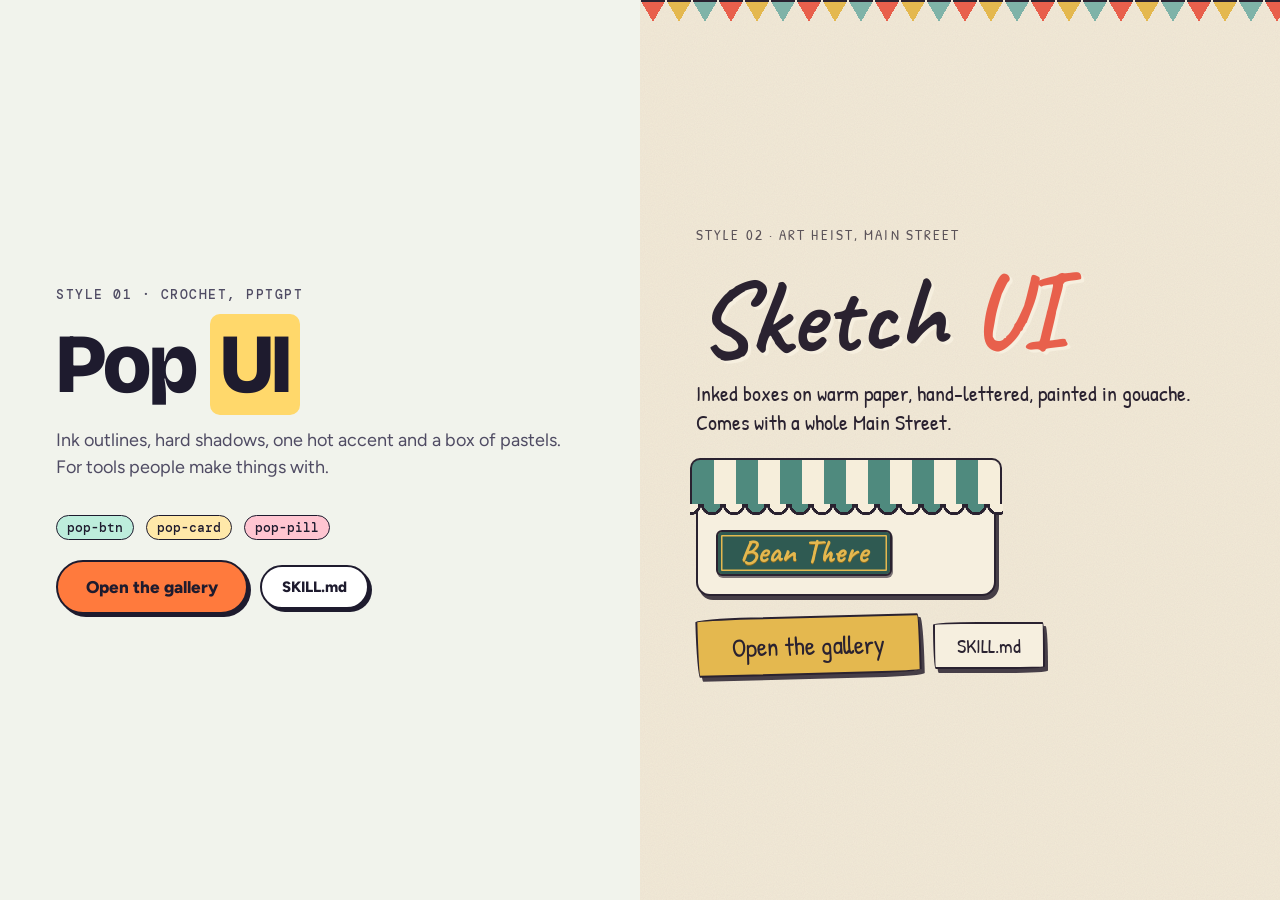
<file: index.html>
<!doctype html>
<html lang="en">
<head>
<meta charset="utf-8">
<meta name="viewport" content="width=device-width, initial-scale=1">
<title>ghanemja/ui</title>
<link rel="stylesheet" href="skills/pop-ui/pop.css">
<link rel="stylesheet" href="skills/sketch-ui/sketch.css">
<style>
  body { margin: 0; min-height: 100vh; display: grid; grid-template-columns: 1fr 1fr; }
  @media (max-width: 760px) { body { grid-template-columns: 1fr; } }
  .half { padding: clamp(28px, 6vw, 72px) clamp(16px, 5vw, 56px); display: flex; flex-direction: column; gap: 20px; justify-content: center; }
</style>
</head>
<body>
  <section class="half pop">
    <span class="pop-eyebrow">Style 01 · crochet, pptgpt</span>
    <h1 class="pop-display">Pop <mark>UI</mark></h1>
    <p class="pop-lede">Ink outlines, hard shadows, one hot accent and a box of pastels. For tools people make things with.</p>
    <div class="pop-row"><span class="pop-pill">pop-btn</span><span class="pop-pill" style="--st:#FFD86B">pop-card</span><span class="pop-pill" style="--st:#FF9BB0">pop-pill</span></div>
    <div class="pop-row"><a class="pop-btn pop-btn--primary pop-btn--lg" href="demos/pop.html">Open the gallery</a><a class="pop-btn" href="skills/pop-ui/SKILL.md">SKILL.md</a></div>
  </section>
  <section class="half sketch sk-grain" style="position: relative">
    <div class="sk-bunting" style="position: absolute; top: 0; left: 0; right: 0"></div>
    <span class="sk-label">style 02 · art heist, main street</span>
    <h1 class="sk-title" style="font-size: clamp(56px, 9vw, 104px)">Sketch <span>UI</span></h1>
    <p style="font-size: 22px; margin: 0">Inked boxes on warm paper, hand-lettered, painted in gouache. Comes with a whole Main Street.</p>
    <div class="sk-shop" data-shop="cafe" style="max-width: 300px"><div class="sk-awning"></div><div class="sk-shop__body"><span class="sk-sign sk-sign--gilt">Bean There</span></div></div>
    <div class="sk-row"><a class="sk-btn sk-btn--gold sk-btn--big" href="demos/sketch.html">Open the gallery</a><a class="sk-btn" href="skills/sketch-ui/SKILL.md">SKILL.md</a></div>
  </section>
</body>
</html>
</file>
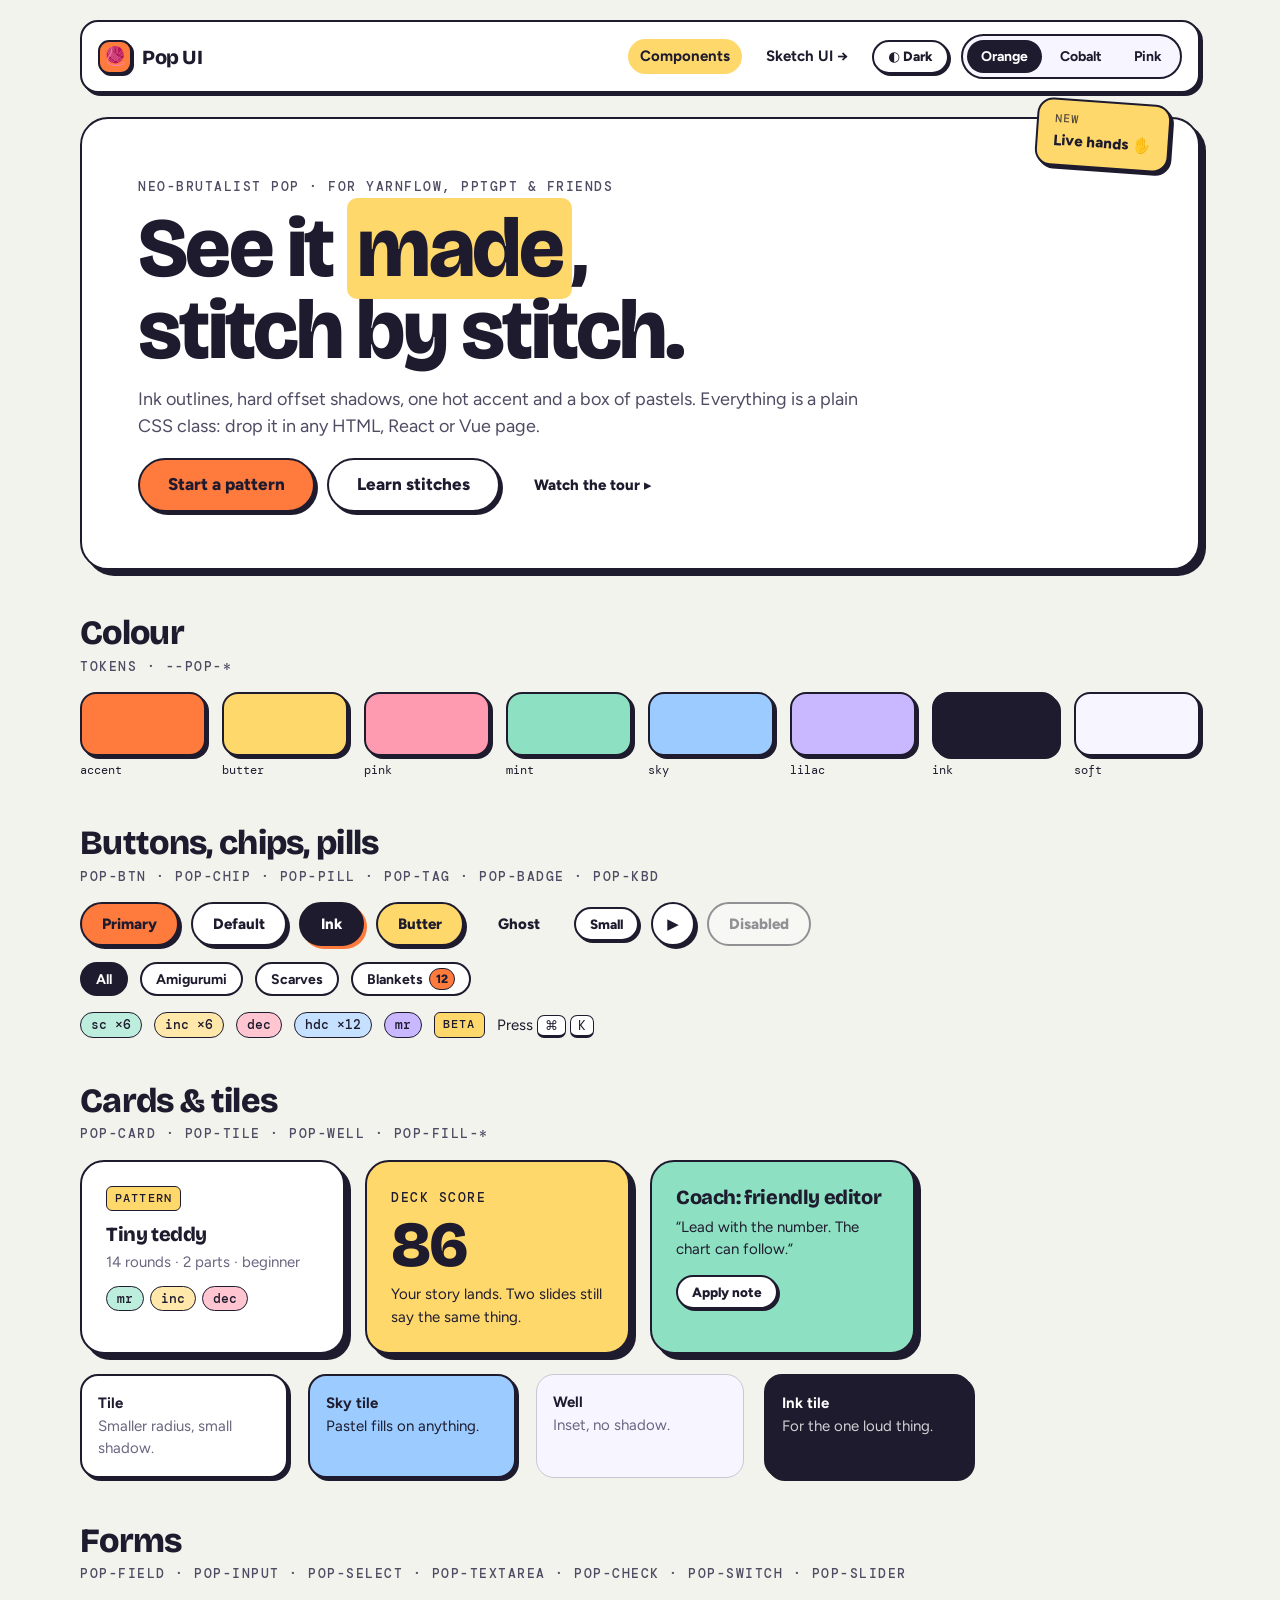
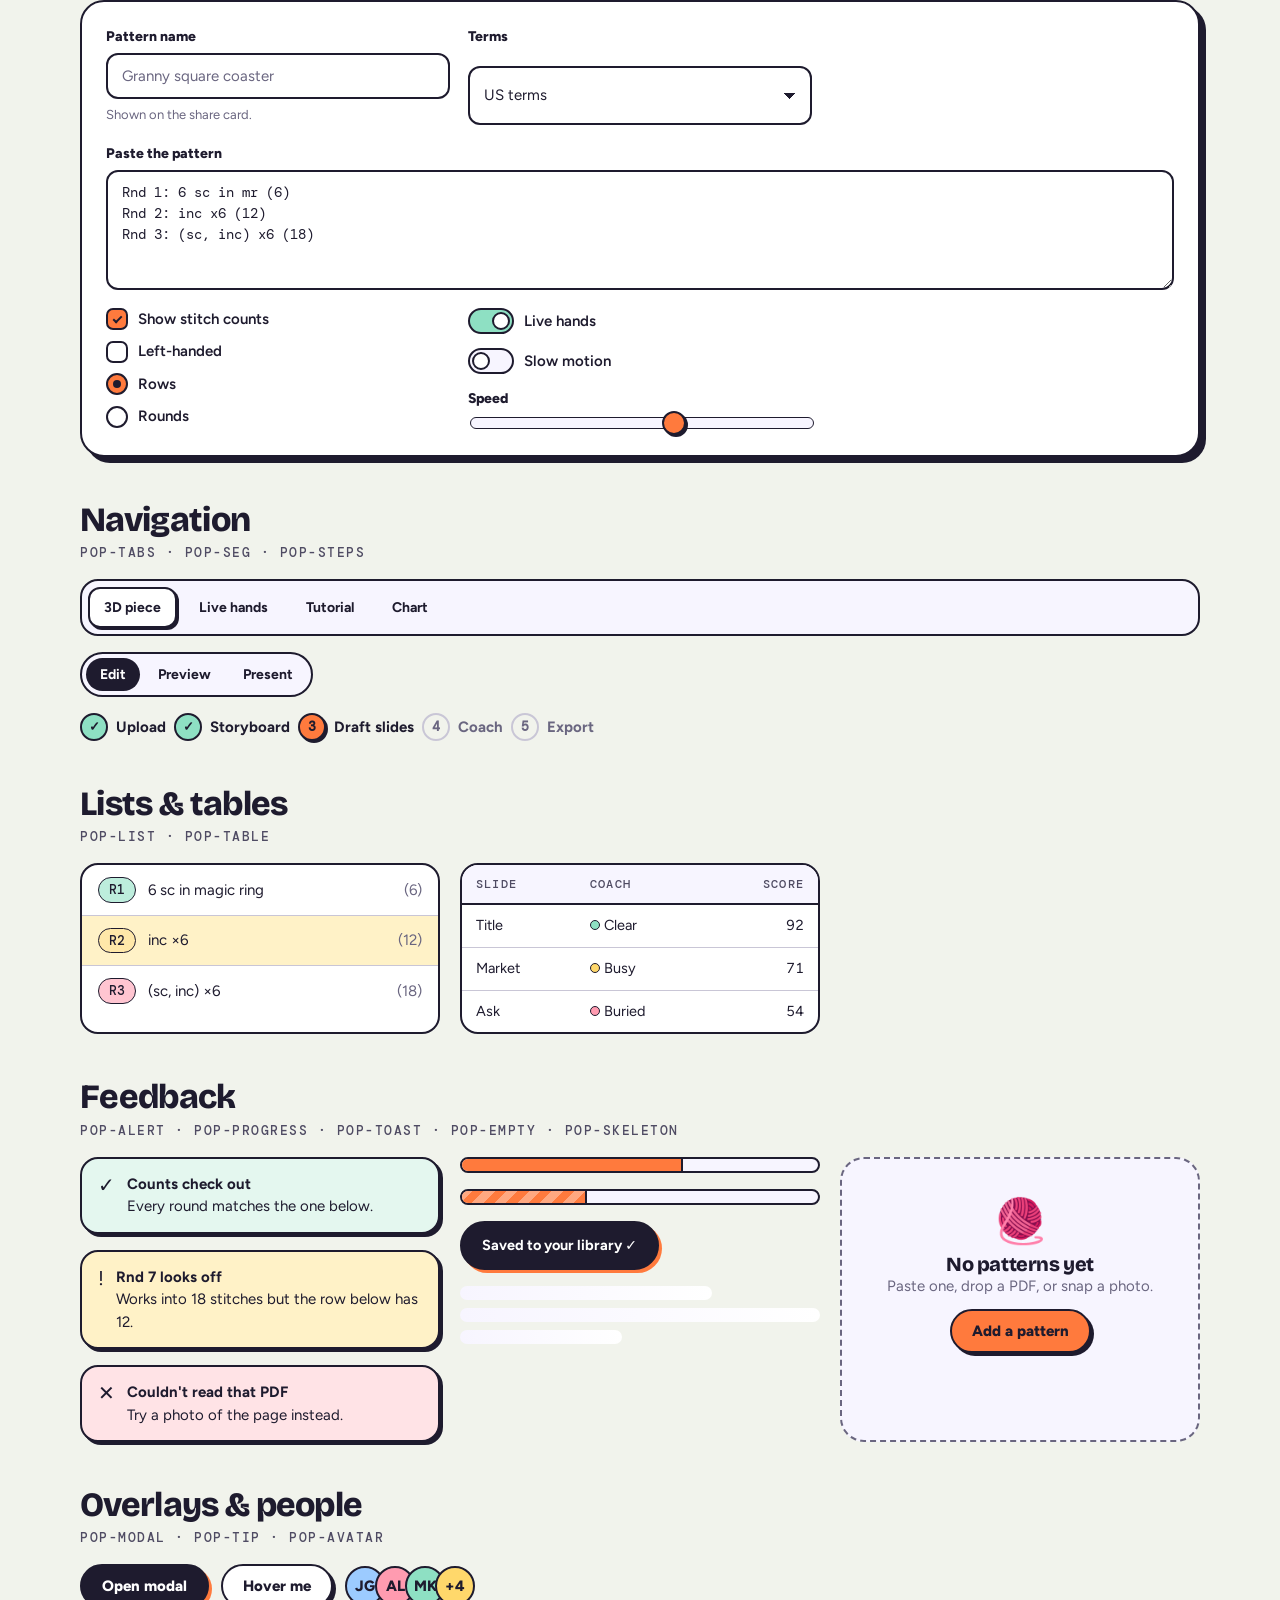
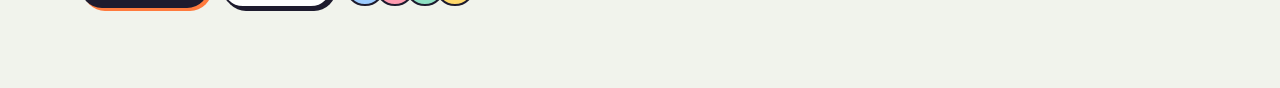
<file: demos/pop.html>
<!doctype html>
<html lang="en">
<head>
<meta charset="utf-8">
<meta name="viewport" content="width=device-width, initial-scale=1">
<title>Pop UI · component gallery</title>
<link rel="stylesheet" href="../skills/pop-ui/pop.css">
<style>
  .demo-sec { margin-top: 44px; }
  .demo-sec > h2 { margin-bottom: 6px; }
  .demo-sec > .pop-eyebrow { display: block; margin-bottom: 16px; }
  .swatch { display: grid; gap: 6px; font-size: 13px; }
  .swatch i { display: block; height: 64px; border-radius: 16px; border: 2px solid var(--pop-edge); background: var(--c); box-shadow: var(--pop-sh); }
  .swatch code { background: none; border: 0; padding: 0; }
</style>
</head>
<body class="pop">
<div class="pop-wrap" style="padding: 20px 0 80px">

  <nav class="pop-nav">
    <a class="pop-nav__brand" href="#"><span class="pop-logo">🧶</span> Pop UI</a>
    <a class="pop-nav__link" href="#" aria-current="page">Components</a>
    <a class="pop-nav__link" href="sketch.html">Sketch UI →</a>
    <button class="pop-btn pop-btn--sm" id="theme">◐ Dark</button>
    <div class="pop-seg" role="group" aria-label="Accent">
      <button class="is-on" data-acc="">Orange</button><button data-acc="cobalt">Cobalt</button><button data-acc="pink">Pink</button>
    </div>
  </nav>

  <header class="pop-hero" style="margin-top: 24px; position: relative">
    <span class="pop-eyebrow">Neo-brutalist pop · for YarnFlow, pptgpt &amp; friends</span>
    <h1 class="pop-display" style="margin: 10px 0 14px">See it <mark>made</mark>,<br>stitch by stitch.</h1>
    <p class="pop-lede">Ink outlines, hard offset shadows, one hot accent and a box of pastels. Everything is a plain CSS class: drop it in any HTML, React or Vue page.</p>
    <div class="pop-row" style="margin-top: 18px">
      <button class="pop-btn pop-btn--primary pop-btn--lg">Start a pattern</button>
      <button class="pop-btn pop-btn--lg">Learn stitches</button>
      <button class="pop-btn pop-btn--ghost">Watch the tour ▸</button>
    </div>
    <div class="pop-sticker" style="position: absolute; right: 28px; top: -18px; --tilt: 4deg"><small>New</small>Live hands ✋</div>
  </header>

  <section class="demo-sec">
    <h2>Colour</h2><span class="pop-eyebrow">tokens · --pop-*</span>
    <div class="pop-grid" style="--min: 120px; --gap: 16px">
      <div class="swatch"><i style="--c: var(--pop-accent)"></i><code>accent</code></div>
      <div class="swatch"><i style="--c: var(--pop-butter)"></i><code>butter</code></div>
      <div class="swatch"><i style="--c: var(--pop-pink)"></i><code>pink</code></div>
      <div class="swatch"><i style="--c: var(--pop-mint)"></i><code>mint</code></div>
      <div class="swatch"><i style="--c: var(--pop-sky)"></i><code>sky</code></div>
      <div class="swatch"><i style="--c: var(--pop-lilac)"></i><code>lilac</code></div>
      <div class="swatch"><i style="--c: var(--pop-ink)"></i><code>ink</code></div>
      <div class="swatch"><i style="--c: var(--pop-soft)"></i><code>soft</code></div>
    </div>
  </section>

  <section class="demo-sec">
    <h2>Buttons, chips, pills</h2><span class="pop-eyebrow">pop-btn · pop-chip · pop-pill · pop-tag · pop-badge · pop-kbd</span>
    <div class="pop-stack">
      <div class="pop-row">
        <button class="pop-btn pop-btn--primary">Primary</button>
        <button class="pop-btn">Default</button>
        <button class="pop-btn pop-btn--ink">Ink</button>
        <button class="pop-btn pop-btn--butter">Butter</button>
        <button class="pop-btn pop-btn--ghost">Ghost</button>
        <button class="pop-btn pop-btn--sm">Small</button>
        <button class="pop-btn pop-btn--icon" aria-label="Play">▶</button>
        <button class="pop-btn" disabled>Disabled</button>
      </div>
      <div class="pop-row">
        <button class="pop-chip" aria-pressed="true">All</button>
        <button class="pop-chip">Amigurumi</button>
        <button class="pop-chip">Scarves</button>
        <button class="pop-chip">Blankets <span class="pop-badge">12</span></button>
      </div>
      <div class="pop-row">
        <span class="pop-pill" style="--st:#8EE0C3">sc ×6</span>
        <span class="pop-pill" style="--st:#FFD86B">inc ×6</span>
        <span class="pop-pill" style="--st:#FF9BB0">dec</span>
        <span class="pop-pill" style="--st:#9CCBFF">hdc ×12</span>
        <span class="pop-pill pop-pill--solid" style="--st:#C9B8FF">mr</span>
        <span class="pop-tag">Beta</span>
        <span>Press <kbd class="pop-kbd">⌘</kbd> <kbd class="pop-kbd">K</kbd></span>
      </div>
    </div>
  </section>

  <section class="demo-sec">
    <h2>Cards &amp; tiles</h2><span class="pop-eyebrow">pop-card · pop-tile · pop-well · pop-fill-*</span>
    <div class="pop-grid">
      <article class="pop-card pop-card--hover">
        <span class="pop-tag">Pattern</span>
        <h3 style="margin: 12px 0 6px">Tiny teddy</h3>
        <p class="pop-muted">14 rounds · 2 parts · beginner</p>
        <div class="pop-row" style="--gap: 6px"><span class="pop-pill">mr</span><span class="pop-pill" style="--st:#FFD86B">inc</span><span class="pop-pill" style="--st:#FF9BB0">dec</span></div>
      </article>
      <article class="pop-card pop-fill-butter">
        <span class="pop-eyebrow" style="color: inherit">Deck score</span>
        <div class="pop-display" style="font-size: 64px; margin: 6px 0">86</div>
        <p style="margin: 0">Your story lands. Two slides still say the same thing.</p>
      </article>
      <article class="pop-card pop-fill-mint">
        <h3>Coach: friendly editor</h3>
        <p style="margin: 8px 0 14px">“Lead with the number. The chart can follow.”</p>
        <button class="pop-btn pop-btn--sm">Apply note</button>
      </article>
    </div>
    <div class="pop-grid" style="margin-top: 20px; --min: 200px">
      <div class="pop-tile"><b>Tile</b><p class="pop-muted" style="margin:0">Smaller radius, small shadow.</p></div>
      <div class="pop-tile pop-fill-sky"><b>Sky tile</b><p style="margin:0">Pastel fills on anything.</p></div>
      <div class="pop-well"><b>Well</b><p class="pop-muted" style="margin:0">Inset, no shadow.</p></div>
      <div class="pop-tile pop-fill-ink"><b>Ink tile</b><p style="margin:0; opacity: .8">For the one loud thing.</p></div>
    </div>
  </section>

  <section class="demo-sec">
    <h2>Forms</h2><span class="pop-eyebrow">pop-field · pop-input · pop-select · pop-textarea · pop-check · pop-switch · pop-slider</span>
    <div class="pop-card" style="display: grid; gap: 18px; grid-template-columns: repeat(auto-fit, minmax(min(260px, 100%), 1fr))">
      <label class="pop-field"><span class="pop-label">Pattern name</span><input class="pop-input" placeholder="Granny square coaster"><span class="pop-hint">Shown on the share card.</span></label>
      <label class="pop-field"><span class="pop-label">Terms</span><select class="pop-select"><option>US terms</option><option>UK terms</option></select></label>
      <label class="pop-field" style="grid-column: 1 / -1"><span class="pop-label">Paste the pattern</span><textarea class="pop-textarea pop-textarea--mono">Rnd 1: 6 sc in mr (6)
Rnd 2: inc x6 (12)
Rnd 3: (sc, inc) x6 (18)</textarea></label>
      <div class="pop-stack" style="--gap: 10px">
        <label class="pop-check"><input type="checkbox" checked> Show stitch counts</label>
        <label class="pop-check"><input type="checkbox"> Left-handed</label>
        <label class="pop-check"><input type="radio" name="r" checked> Rows</label>
        <label class="pop-check"><input type="radio" name="r"> Rounds</label>
      </div>
      <div class="pop-stack" style="--gap: 14px">
        <label class="pop-switch"><input type="checkbox" checked> Live hands</label>
        <label class="pop-switch"><input type="checkbox"> Slow motion</label>
        <label class="pop-field"><span class="pop-label">Speed</span><input type="range" class="pop-slider" value="60"></label>
      </div>
    </div>
  </section>

  <section class="demo-sec">
    <h2>Navigation</h2><span class="pop-eyebrow">pop-tabs · pop-seg · pop-steps</span>
    <div class="pop-stack">
      <div class="pop-tabs" role="tablist"><button class="pop-tab" role="tab" aria-selected="true">3D piece</button><button class="pop-tab" role="tab">Live hands</button><button class="pop-tab" role="tab">Tutorial</button><button class="pop-tab" role="tab">Chart</button></div>
      <div class="pop-row"><div class="pop-seg"><button aria-pressed="true">Edit</button><button>Preview</button><button>Present</button></div></div>
      <ol class="pop-steps"><li class="is-done">Upload</li><li class="is-done">Storyboard</li><li class="is-on">Draft slides</li><li>Coach</li><li>Export</li></ol>
    </div>
  </section>

  <section class="demo-sec">
    <h2>Lists &amp; tables</h2><span class="pop-eyebrow">pop-list · pop-table</span>
    <div class="pop-grid" style="--min: 320px">
      <ul class="pop-list">
        <li><span class="pop-pill">R1</span> 6 sc in magic ring <span class="pop-muted" style="margin-left:auto">(6)</span></li>
        <li class="is-here"><span class="pop-pill" style="--st:#FFD86B">R2</span> inc ×6 <span class="pop-muted" style="margin-left:auto">(12)</span></li>
        <li class="is-click"><span class="pop-pill" style="--st:#FF9BB0">R3</span> (sc, inc) ×6 <span class="pop-muted" style="margin-left:auto">(18)</span></li>
      </ul>
      <table class="pop-table">
        <thead><tr><th>Slide</th><th>Coach</th><th class="num">Score</th></tr></thead>
        <tbody><tr><td>Title</td><td><span class="pop-dot" style="--st:#8EE0C3"></span> Clear</td><td class="num">92</td></tr>
        <tr><td>Market</td><td><span class="pop-dot" style="--st:#FFD86B"></span> Busy</td><td class="num">71</td></tr>
        <tr><td>Ask</td><td><span class="pop-dot" style="--st:#FF9BB0"></span> Buried</td><td class="num">54</td></tr></tbody>
      </table>
    </div>
  </section>

  <section class="demo-sec">
    <h2>Feedback</h2><span class="pop-eyebrow">pop-alert · pop-progress · pop-toast · pop-empty · pop-skeleton</span>
    <div class="pop-grid" style="--min: 300px">
      <div class="pop-stack">
        <div class="pop-alert pop-alert--good"><span class="pop-alert__icon">✓</span><div><strong>Counts check out</strong>Every round matches the one below.</div></div>
        <div class="pop-alert pop-alert--warn"><span class="pop-alert__icon">!</span><div><strong>Rnd 7 looks off</strong>Works into 18 stitches but the row below has 12.</div></div>
        <div class="pop-alert pop-alert--bad"><span class="pop-alert__icon">✕</span><div><strong>Couldn't read that PDF</strong>Try a photo of the page instead.</div></div>
      </div>
      <div class="pop-stack">
        <div class="pop-progress" style="--p: 62%" role="progressbar" aria-valuenow="62"></div>
        <div class="pop-progress pop-progress--stripes" style="--p: 35%"></div>
        <div><span class="pop-toast pop-toast--inline">Saved to your library ✓</span></div>
        <div class="pop-stack" style="--gap: 8px"><div class="pop-skeleton" style="width: 70%"></div><div class="pop-skeleton"></div><div class="pop-skeleton" style="width: 45%"></div></div>
      </div>
      <div class="pop-empty"><div class="pop-empty__art">🧶</div><h3>No patterns yet</h3><p class="pop-muted">Paste one, drop a PDF, or snap a photo.</p><button class="pop-btn pop-btn--primary">Add a pattern</button></div>
    </div>
  </section>

  <section class="demo-sec">
    <h2>Overlays &amp; people</h2><span class="pop-eyebrow">pop-modal · pop-tip · pop-avatar</span>
    <div class="pop-row">
      <button class="pop-btn pop-btn--ink" onclick="document.getElementById('m').showModal()">Open modal</button>
      <button class="pop-btn pop-tip" data-tip="Copies a share link">Hover me</button>
      <div class="pop-avatars"><span class="pop-avatar">JG</span><span class="pop-avatar" style="--st:#FF9BB0">AL</span><span class="pop-avatar" style="--st:#8EE0C3">MK</span><span class="pop-avatar" style="--st:#FFD86B">+4</span></div>
    </div>
    <dialog class="pop-modal" id="m">
      <div class="pop-modal__head"><h3>Export deck</h3><button class="pop-btn pop-btn--icon pop-btn--sm" onclick="this.closest('dialog').close()" aria-label="Close">✕</button></div>
      <div class="pop-modal__body"><p>Choose a format. Speaker notes come along either way.</p><div class="pop-seg"><button aria-pressed="true">.pptx</button><button>PDF</button><button>Images</button></div></div>
      <div class="pop-modal__foot"><button class="pop-btn" onclick="this.closest('dialog').close()">Cancel</button><button class="pop-btn pop-btn--primary">Export</button></div>
    </dialog>
  </section>
</div>
<script>
  document.getElementById('theme').onclick = () => {
    const d = document.documentElement; d.dataset.theme = d.dataset.theme === 'dark' ? '' : 'dark';
  };
  document.querySelectorAll('[data-acc]').forEach(b => b.onclick = () => {
    document.documentElement.dataset.popAccent = b.dataset.acc;
    b.parentElement.querySelectorAll('button').forEach(x => x.classList.toggle('is-on', x === b));
  });
  // single-select groups: tabs, segmented controls, filter chips
  const pick = (sel, attr) => document.querySelectorAll(sel).forEach(b => b.addEventListener('click', () => {
    for (const s of b.parentElement.querySelectorAll(sel.split(' ').pop())) s.setAttribute(attr, s === b);
  }));
  pick('.pop-tab', 'aria-selected');
  pick('.pop-seg:not([aria-label]) > button', 'aria-pressed');
  pick('.pop-chip', 'aria-pressed');
</script>
</body>
</html>
</file>
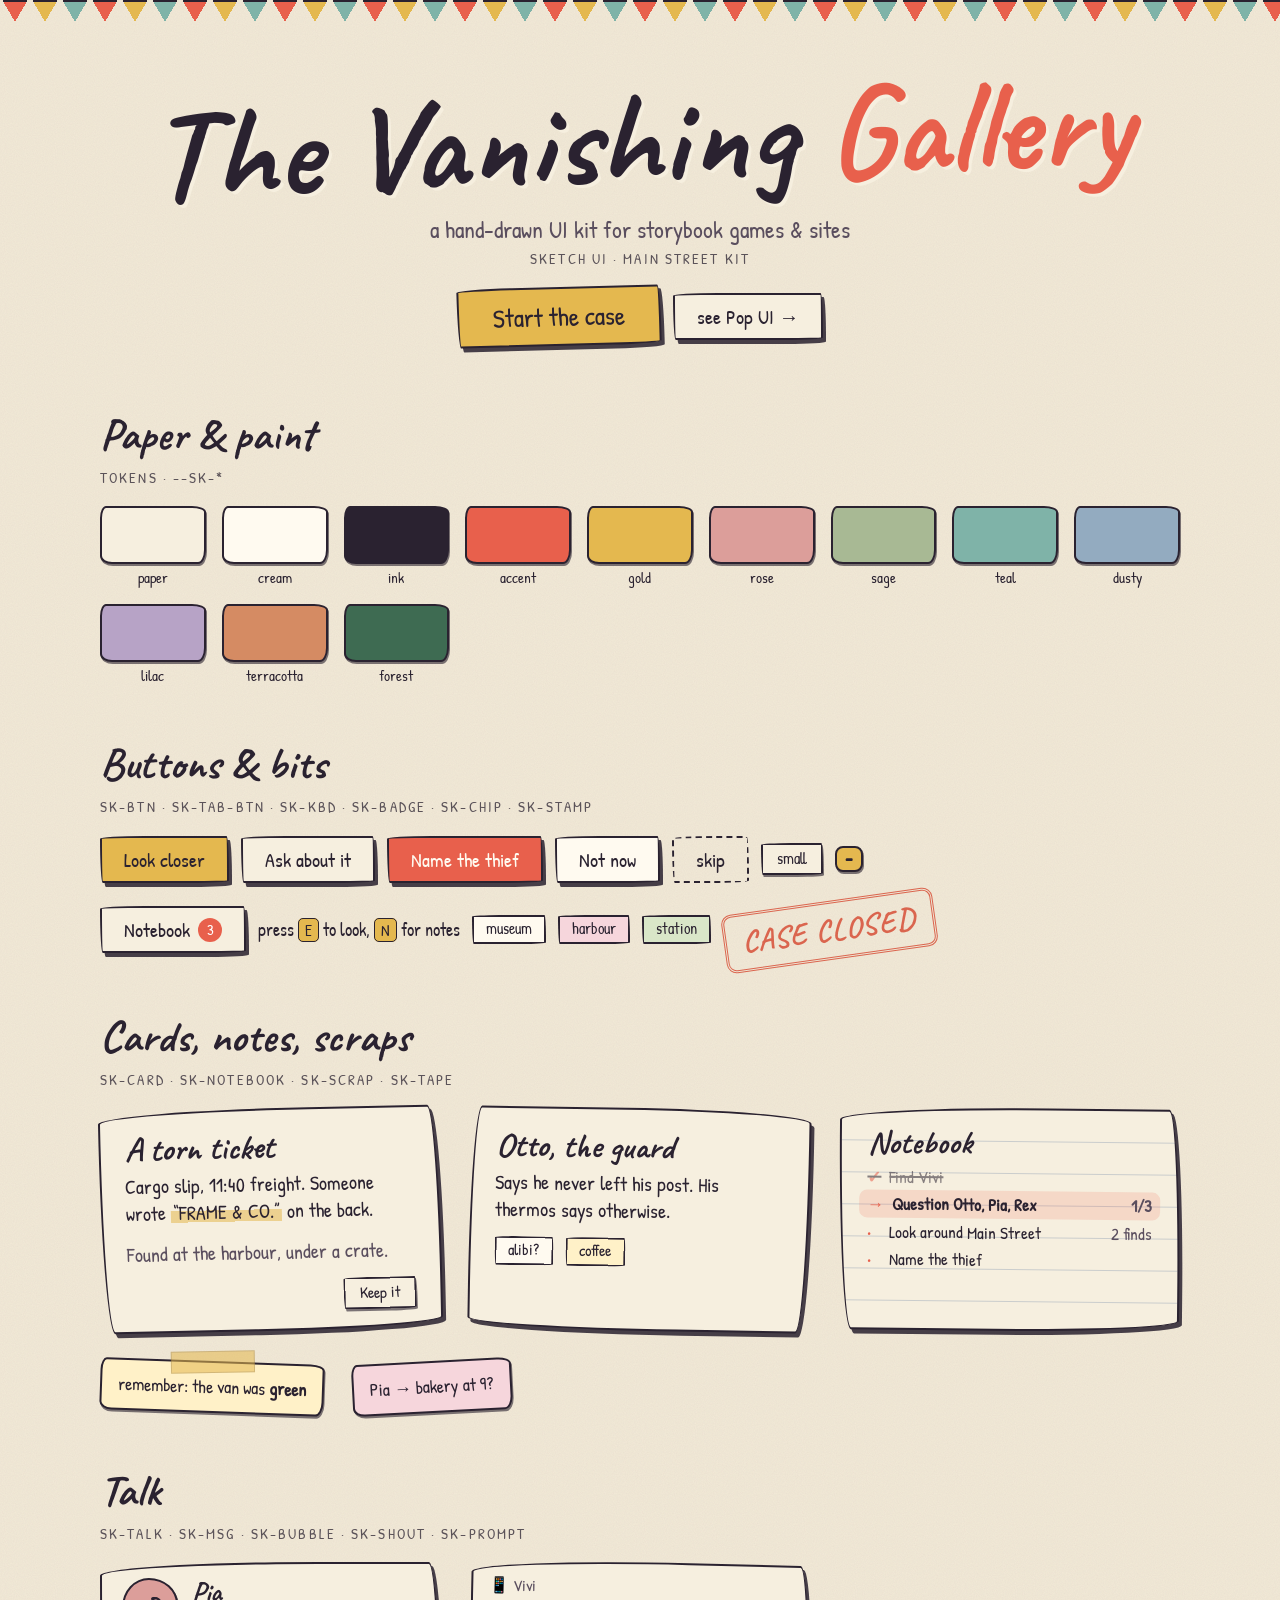
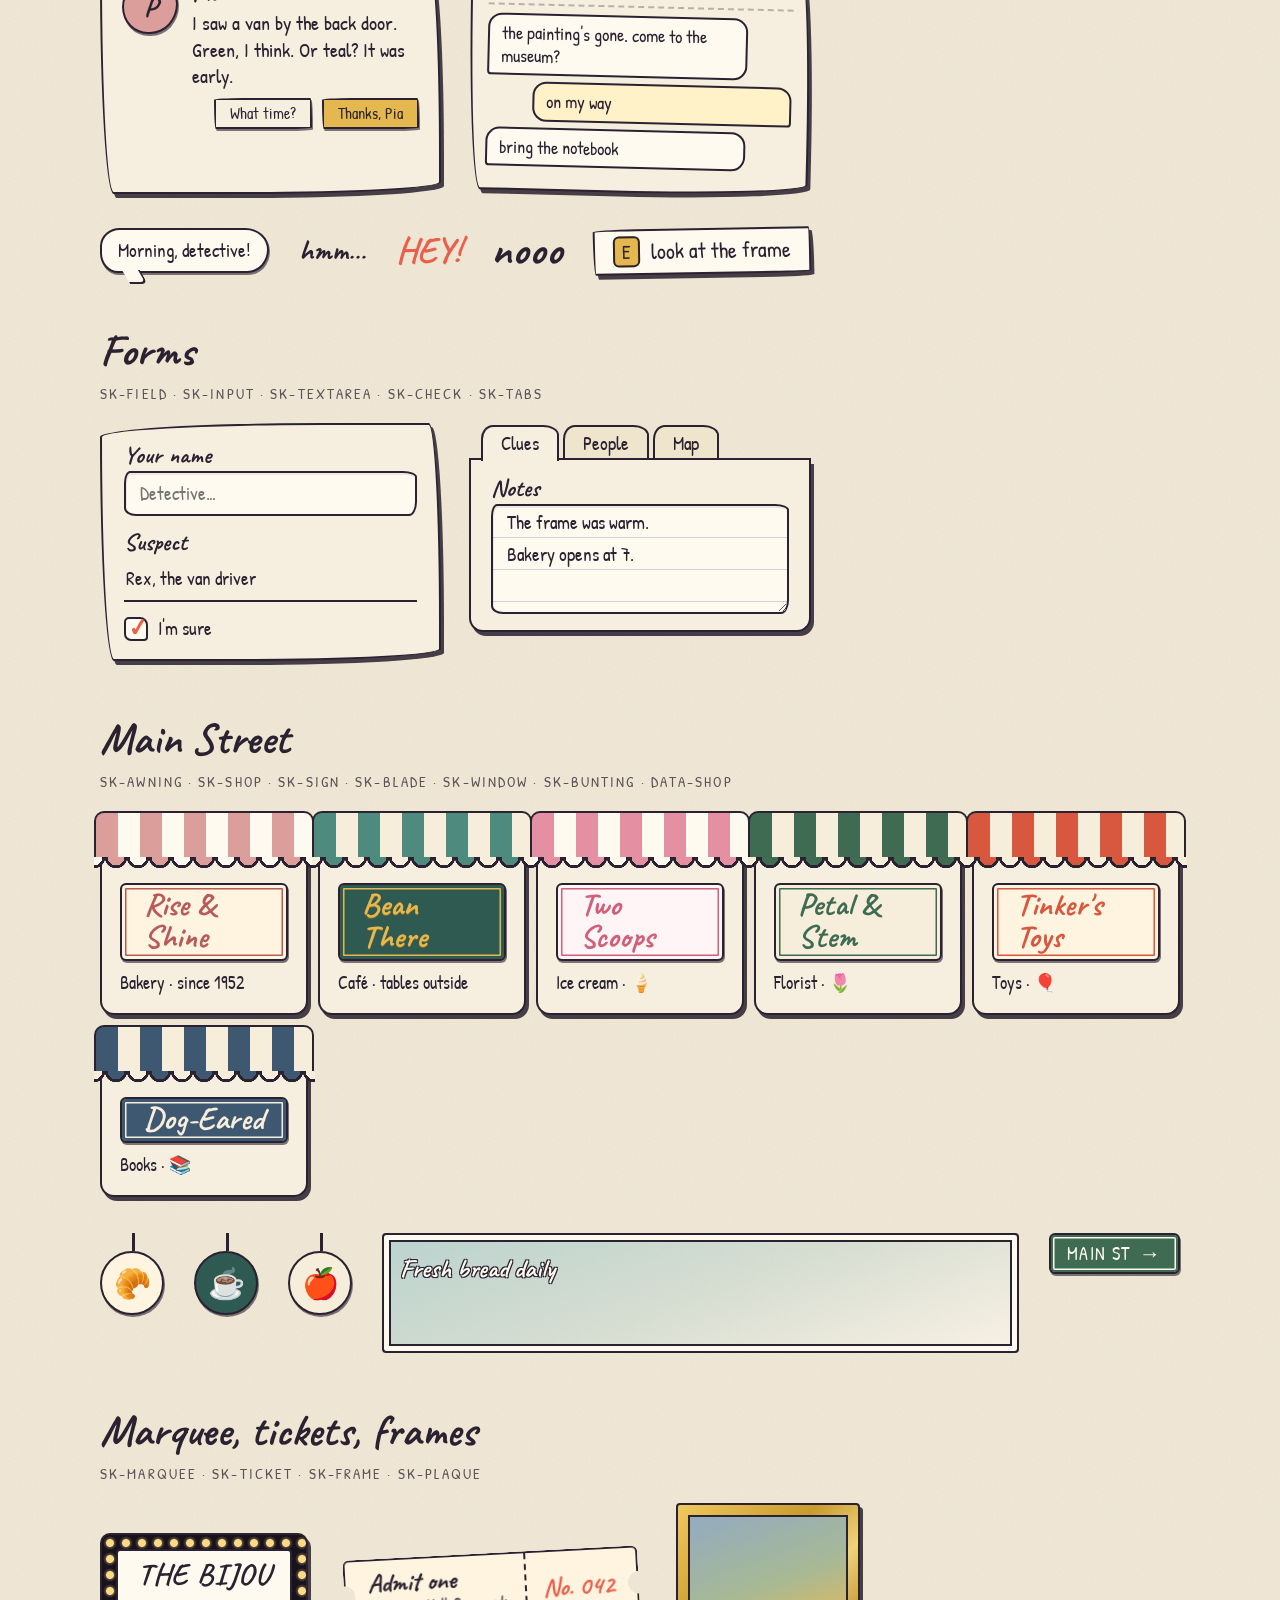
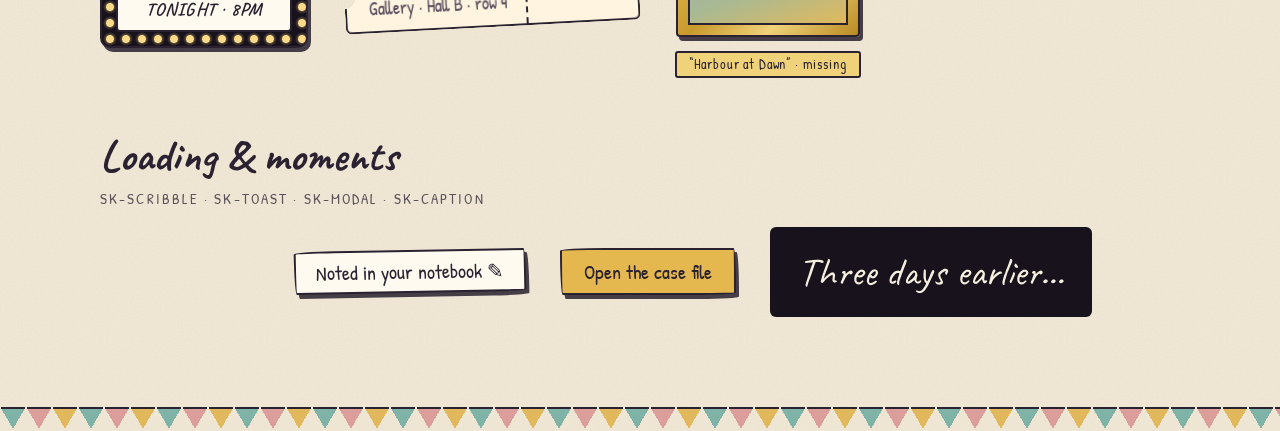
<file: demos/sketch.html>
<!doctype html>
<html lang="en">
<head>
<meta charset="utf-8">
<meta name="viewport" content="width=device-width, initial-scale=1">
<title>Sketch UI · component gallery</title>
<link rel="stylesheet" href="../skills/sketch-ui/sketch.css">
<style>
  .demo-sec { margin-top: 56px; }
  .demo-sec > .sk-label { display: block; margin-bottom: 18px; }
  .swatch { display: grid; gap: 4px; font-size: 15px; text-align: center; }
  .swatch i { display: block; height: 58px; background: var(--c); border: 2.5px solid var(--sk-ink); border-radius: var(--sk-sketch-3); box-shadow: var(--sk-sh-sm); }
</style>
</head>
<body class="sketch sk-grain">
<div class="sk-bunting" style="--flag: 30px"></div>
<div class="sk-wrap" style="padding: 26px 0 90px">

  <header style="text-align: center; padding: 30px 0 10px">
    <h1 class="sk-title">The Vanishing <span>Gallery</span></h1>
    <p class="sk-soft" style="font-size: 24px; margin: 14px 0 4px">a hand-drawn UI kit for storybook games &amp; sites</p>
    <p class="sk-label">sketch ui · main street kit</p>
    <div class="sk-row" style="justify-content: center; margin-top: 18px">
      <button class="sk-btn sk-btn--big sk-btn--gold">Start the case</button>
      <a class="sk-btn" href="pop.html">see Pop UI →</a>
    </div>
  </header>

  <section class="demo-sec">
    <h2>Paper &amp; paint</h2><span class="sk-label">tokens · --sk-*</span>
    <div class="sk-grid" style="--min: 100px; --gap: 16px">
      <div class="swatch"><i style="--c: var(--sk-paper)"></i>paper</div>
      <div class="swatch"><i style="--c: var(--sk-cream)"></i>cream</div>
      <div class="swatch"><i style="--c: var(--sk-ink)"></i>ink</div>
      <div class="swatch"><i style="--c: var(--sk-accent)"></i>accent</div>
      <div class="swatch"><i style="--c: var(--sk-gold)"></i>gold</div>
      <div class="swatch"><i style="--c: var(--sk-rose)"></i>rose</div>
      <div class="swatch"><i style="--c: var(--sk-sage)"></i>sage</div>
      <div class="swatch"><i style="--c: var(--sk-teal)"></i>teal</div>
      <div class="swatch"><i style="--c: var(--sk-dusty)"></i>dusty</div>
      <div class="swatch"><i style="--c: var(--sk-lilac)"></i>lilac</div>
      <div class="swatch"><i style="--c: var(--sk-terracotta)"></i>terracotta</div>
      <div class="swatch"><i style="--c: var(--sk-forest)"></i>forest</div>
    </div>
  </section>

  <section class="demo-sec">
    <h2>Buttons &amp; bits</h2><span class="sk-label">sk-btn · sk-tab-btn · sk-kbd · sk-badge · sk-chip · sk-stamp</span>
    <div class="sk-stack">
      <div class="sk-row">
        <button class="sk-btn sk-btn--gold">Look closer</button>
        <button class="sk-btn">Ask about it</button>
        <button class="sk-btn sk-btn--accent">Name the thief</button>
        <button class="sk-btn sk-btn--cream">Not now</button>
        <button class="sk-btn sk-btn--ghost">skip</button>
        <button class="sk-btn sk-btn--sm">small</button>
        <button class="sk-tab-btn" aria-label="Fold">–</button>
      </div>
      <div class="sk-row">
        <button class="sk-btn">Notebook <span class="sk-badge">3</span></button>
        <span>press <kbd class="sk-kbd">E</kbd> to look, <kbd class="sk-kbd">N</kbd> for notes</span>
        <span class="sk-chip">museum</span><span class="sk-chip" style="--st:#F6D6DC">harbour</span><span class="sk-chip" style="--st:#D9E6C8">station</span>
        <span class="sk-stamp">Case closed</span>
      </div>
    </div>
  </section>

  <section class="demo-sec">
    <h2>Cards, notes, scraps</h2><span class="sk-label">sk-card · sk-notebook · sk-scrap · sk-tape</span>
    <div class="sk-grid">
      <article class="sk-card">
        <h3>A torn ticket</h3>
        <p>Cargo slip, 11:40 freight. Someone wrote <span class="sk-mark">“FRAME &amp; CO.”</span> on the back.</p>
        <p class="sk-note-text">Found at the harbour, under a crate.</p>
        <button class="sk-btn sk-btn--sm" style="float: right">Keep it</button>
      </article>
      <article class="sk-card sk-card--lift">
        <h3>Otto, the guard</h3>
        <p>Says he never left his post. His thermos says otherwise.</p>
        <div class="sk-row"><span class="sk-chip">alibi?</span><span class="sk-chip" style="--st:#FFF1C8">coffee</span></div>
      </article>
      <div class="sk-notebook">
        <h3 style="line-height: 32px; margin: 0">Notebook</h3>
        <ul class="sk-checklist">
          <li class="done"><i>✓</i> Find Vivi</li>
          <li class="on pick"><i>→</i> Question Otto, Pia, Rex <span class="ct">1/3</span></li>
          <li class="pick"><i>·</i> Look around Main Street <span class="ct">2 finds</span></li>
          <li><i>·</i> Name the thief</li>
        </ul>
      </div>
    </div>
    <div class="sk-row" style="margin-top: 30px; --gap: 28px">
      <div class="sk-scrap sk-tape">remember: the van was <b>green</b></div>
      <div class="sk-scrap" style="--tilt: -3deg; background: #F6D6DC">Pia → bakery at 9?</div>
    </div>
  </section>

  <section class="demo-sec">
    <h2>Talk</h2><span class="sk-label">sk-talk · sk-msg · sk-bubble · sk-shout · sk-prompt</span>
    <div class="sk-grid" style="--min: 320px">
      <div class="sk-talk">
        <span class="sk-avatar">P</span>
        <div style="flex: 1">
          <b class="sk-talk__who">Pia</b>
          <p>I saw a van by the back door. Green, I think. Or teal? It was early.</p>
          <div class="sk-talk__answers"><button class="sk-btn sk-btn--sm">What time?</button><button class="sk-btn sk-btn--sm sk-btn--gold">Thanks, Pia</button></div>
        </div>
      </div>
      <div class="sk" style="padding: 14px 16px 16px; transform: rotate(1.4deg)">
        <div class="sk-soft" style="font-size: 16px; border-bottom: 2px dashed rgba(42,34,48,.3); padding-bottom: 6px; margin-bottom: 8px">📱 Vivi</div>
        <div class="sk-msg">the painting's gone. come to the museum?</div>
        <div class="sk-msg sk-msg--me">on my way</div>
        <div class="sk-msg">bring the notebook</div>
      </div>
    </div>
    <div class="sk-row" style="margin-top: 34px; --gap: 30px">
      <span class="sk-bubble">Morning, detective!</span>
      <span class="sk-shout">hmm…</span>
      <span class="sk-shout sk-shout--yell">HEY!</span>
      <span class="sk-shout sk-shout--wail">nooo</span>
      <span class="sk-prompt"><kbd class="sk-kbd">E</kbd> look at the frame</span>
    </div>
  </section>

  <section class="demo-sec">
    <h2>Forms</h2><span class="sk-label">sk-field · sk-input · sk-textarea · sk-check · sk-tabs</span>
    <div class="sk-grid" style="--min: 300px">
      <div class="sk" style="padding: 18px 22px">
        <div class="sk-stack" style="--gap: 14px">
          <label class="sk-field"><span class="sk-field__label">Your name</span><input class="sk-input" placeholder="Detective…"></label>
          <label class="sk-field"><span class="sk-field__label">Suspect</span><input class="sk-input sk-input--line" value="Rex, the van driver"></label>
          <label class="sk-check"><input type="checkbox" checked> I'm sure</label>
        </div>
      </div>
      <div>
        <div class="sk-tabs" role="tablist"><button role="tab" aria-selected="true">Clues</button><button role="tab">People</button><button role="tab">Map</button></div>
        <div class="sk" style="border-top: 0; border-radius: 0 0 14px 14px; padding: 16px 20px">
          <label class="sk-field"><span class="sk-field__label">Notes</span><textarea class="sk-textarea">The frame was warm.
Bakery opens at 7.</textarea></label>
        </div>
      </div>
    </div>
  </section>

  <section class="demo-sec">
    <h2>Main Street</h2><span class="sk-label">sk-awning · sk-shop · sk-sign · sk-blade · sk-window · sk-bunting · data-shop</span>
    <div class="sk-street-row">
      <div class="sk-shop" data-shop="bakery">
        <div class="sk-awning"></div>
        <div class="sk-shop__body"><span class="sk-sign">Rise &amp; Shine</span><p style="margin: 10px 0 0">Bakery · since 1952</p></div>
      </div>
      <div class="sk-shop" data-shop="cafe">
        <div class="sk-awning"></div>
        <div class="sk-shop__body"><span class="sk-sign sk-sign--gilt">Bean There</span><p style="margin: 10px 0 0">Café · tables outside</p></div>
      </div>
      <div class="sk-shop" data-shop="icecream">
        <div class="sk-awning"></div>
        <div class="sk-shop__body"><span class="sk-sign">Two Scoops</span><p style="margin: 10px 0 0">Ice cream · 🍦</p></div>
      </div>
      <div class="sk-shop" data-shop="florist">
        <div class="sk-awning"></div>
        <div class="sk-shop__body"><span class="sk-sign">Petal &amp; Stem</span><p style="margin: 10px 0 0">Florist · 🌷</p></div>
      </div>
      <div class="sk-shop" data-shop="toys">
        <div class="sk-awning"></div>
        <div class="sk-shop__body"><span class="sk-sign">Tinker's Toys</span><p style="margin: 10px 0 0">Toys · 🎈</p></div>
      </div>
      <div class="sk-shop" data-shop="books">
        <div class="sk-awning"></div>
        <div class="sk-shop__body"><span class="sk-sign">Dog-Eared</span><p style="margin: 10px 0 0">Books · 📚</p></div>
      </div>
    </div>
    <div class="sk-row" style="margin-top: 36px; --gap: 30px; align-items: flex-start">
      <span class="sk-blade" data-shop="bakery">🥐</span>
      <span class="sk-blade" data-shop="cafe">☕</span>
      <span class="sk-blade" data-shop="grocer">🍎</span>
      <div class="sk-window" style="flex: 1; min-width: 240px"><span class="sk-window__paint">Fresh bread daily</span></div>
      <span class="sk-street">Main St</span>
    </div>
  </section>

  <section class="demo-sec">
    <h2>Marquee, tickets, frames</h2><span class="sk-label">sk-marquee · sk-ticket · sk-frame · sk-plaque</span>
    <div class="sk-row" style="--gap: 36px; align-items: center">
      <div class="sk-marquee"><p>The Bijou<br><small style="font-size: .6em">tonight · 8pm</small></p></div>
      <div class="sk-ticket">
        <div class="sk-ticket__main"><b>Admit one</b><span class="sk-soft">Gallery · Hall B · row 4</span></div>
        <div class="sk-ticket__stub">No. 042</div>
      </div>
      <figure style="margin: 0; text-align: center">
        <div class="sk-frame"><div style="width: 160px; height: 110px; background: linear-gradient(160deg, #93ABC0, #A8B994 60%, #E1B95C)"></div></div>
        <figcaption><span class="sk-plaque">“Harbour at Dawn” · missing</span></figcaption>
      </figure>
    </div>
  </section>

  <section class="demo-sec">
    <h2>Loading &amp; moments</h2><span class="sk-label">sk-scribble · sk-toast · sk-modal · sk-caption</span>
    <div class="sk-row" style="--gap: 34px">
      <svg class="sk-scribble" width="160" height="90" viewBox="0 0 160 90" aria-label="Loading">
        <path d="M14 60 C 30 20, 60 20, 70 50 S 110 80, 130 40"/>
        <path d="M30 76 L 120 76"/>
        <path d="M120 18 l 8 12 l 12 -3 l -6 11 l 8 9"/>
      </svg>
      <span class="sk-toast sk-toast--inline">Noted in your notebook ✎</span>
      <button class="sk-btn sk-btn--gold" onclick="document.getElementById('m').showModal()">Open the case file</button>
      <div style="background: var(--sk-night); padding: 18px 28px; border-radius: 6px"><span class="sk-caption">Three days earlier…</span></div>
    </div>
    <dialog class="sk-modal" id="m">
      <button class="sk-btn sk-btn--sm sk-modal__x" onclick="this.closest('dialog').close()">close</button>
      <h2>Case file</h2>
      <p>The painting left the gallery between 6 and 7 a.m. Three people were on Main Street.</p>
      <div class="sk-row"><button class="sk-btn sk-btn--gold">Otto</button><button class="sk-btn">Pia</button><button class="sk-btn">Rex</button></div>
    </dialog>
  </section>
</div>
<div class="sk-bunting" style="--b1: var(--sk-teal); --b2: var(--sk-rose); --b3: var(--sk-mustard)"></div>
<script>
  document.querySelectorAll('.sk-tabs > button').forEach(b => b.onclick = () => {
    for (const s of b.parentElement.children) s.setAttribute('aria-selected', s === b);
  });
</script>
</body>
</html>
</file>
<file: skills/pop-ui/pop.css>
/* ==========================================================================
   POP UI  ·  v1.0.0
   Neo-brutalist pop: ink outlines, hard offset shadows, pastel + hot accent.
   Distilled from YarnFlow (crochet) and pptgpt.
   Usage: <link rel="stylesheet" href="pop.css"> then add class="pop" to <body>.
   Every component is a plain class (pop-*). No JS required.
   ========================================================================== */

@import url('https://fonts.googleapis.com/css2?family=Bricolage+Grotesque:opsz,wght@12..96,600;12..96,800&family=Figtree:wght@400;500;600;700;800&family=DM+Mono:wght@400;500&display=swap');

/* ── tokens ─────────────────────────────────────────────────────────────── */
:root {
  /* surfaces */
  --pop-bg:      #F1F3EC;   /* page: pale sage-grey */
  --pop-card:    #FFFFFF;
  --pop-soft:    #F7F5FF;   /* inset wells, tab strips, inputs at rest */
  --pop-here:    #FFF2C7;   /* "you are here" highlight row */

  /* ink */
  --pop-ink:     #1E1B2E;   /* text */
  --pop-ink-2:   #4F4B63;
  --pop-ink-3:   #6A6680;
  --pop-line:    #C9C6D6;   /* quiet hairlines only */
  --pop-edge:    #1E1B2E;   /* outlines + hard shadows */

  /* accent + pastels */
  --pop-accent:       #FF7A3D;
  --pop-accent-press: #F0652A;
  --pop-on-accent:    #1E1B2E;
  --pop-butter: #FFD86B;
  --pop-pink:   #FF9BB0;
  --pop-mint:   #8EE0C3;
  --pop-sky:    #9CCBFF;
  --pop-lilac:  #C9B8FF;

  /* status */
  --pop-good: #1E6B52;  --pop-good-soft: #E4F7EF;
  --pop-warn: #8A5A00;  --pop-warn-soft: #FFF2C7;
  --pop-bad:  #B4232F;  --pop-bad-soft:  #FFE3E6;

  /* shape */
  --pop-bw:     2px;
  --pop-sh:     3px 3px 0 var(--pop-edge);
  --pop-sh-lg:  6px 6px 0 var(--pop-edge);
  --pop-r-hero: 28px;
  --pop-r-card: 24px;
  --pop-r-tile: 18px;
  --pop-r-sm:   12px;
  --pop-r-pill: 999px;

  /* type */
  --pop-display: "Bricolage Grotesque", "Space Grotesk", "Figtree", system-ui, sans-serif;
  --pop-sans:    "Figtree", system-ui, -apple-system, "Segoe UI", sans-serif;
  --pop-mono:    "DM Mono", ui-monospace, Menlo, monospace;

  /* motion */
  --pop-ease:   cubic-bezier(.32,.72,0,1);
  --pop-t:      .14s var(--pop-ease);
}

/* accent swap: pptgpt's "bolt" cobalt + hot pink */
[data-pop-accent="cobalt"] {
  --pop-bg: #F5F1E6; --pop-soft: #ECE5D3;
  --pop-accent: #2F49FF; --pop-accent-press: #1F36D8; --pop-on-accent: #FFFFFF;
  --pop-pink: #FF3D7F; --pop-butter: #FFD23F;
}
[data-pop-accent="pink"] {
  --pop-accent: #FF5C93; --pop-accent-press: #EC4580; --pop-on-accent: #1E1B2E;
}
[data-pop-accent="mint"] {
  --pop-accent: #3FCF9A; --pop-accent-press: #2BB884; --pop-on-accent: #1E1B2E;
}

/* dark: same outlines, cards lift off a deep ink page, shadows go accent */
[data-theme="dark"] {
  --pop-bg: #16141F; --pop-card: #24212F; --pop-soft: #2D2A3B; --pop-here: #3A3320;
  --pop-ink: #F7F5FF; --pop-ink-2: #C9C5DA; --pop-ink-3: #A29DB8; --pop-line: #47435A;
  --pop-edge: #000000;
  --pop-sh: 3px 3px 0 var(--pop-accent);
  --pop-sh-lg: 6px 6px 0 var(--pop-accent);
  --pop-good: #7FE0BC; --pop-good-soft: #173A2E;
  --pop-warn: #FFD86B; --pop-warn-soft: #3A3320;
  --pop-bad:  #FF9BA6; --pop-bad-soft:  #3D1A20;
}

/* ── base ───────────────────────────────────────────────────────────────── */
.pop {
  margin: 0;
  font-family: var(--pop-sans); font-size: 15px; line-height: 1.5;
  background: var(--pop-bg); color: var(--pop-ink);
  -webkit-font-smoothing: antialiased; -moz-osx-font-smoothing: grayscale;
}
.pop *, .pop *::before, .pop *::after { box-sizing: border-box; }
.pop :where(button, input, select, textarea) { font: inherit; color: inherit; }
.pop :where(h1, h2, h3, h4) { margin: 0; font-family: var(--pop-display); font-weight: 800; letter-spacing: -.02em; line-height: 1.1; }
.pop :where(h1) { font-size: clamp(32px, 5vw, 52px); }
.pop :where(h2) { font-size: clamp(24px, 3.4vw, 34px); }
.pop :where(h3) { font-size: 20px; }
.pop :where(p) { margin: 0 0 .8em; }
.pop :where(a) { color: inherit; text-decoration-thickness: 2px; text-underline-offset: 3px; text-decoration-color: var(--pop-accent); }
.pop :where(code) { font-family: var(--pop-mono); font-size: .92em; background: var(--pop-soft); border: 1.5px solid var(--pop-line); border-radius: 6px; padding: 0 5px; }
.pop :focus-visible { outline: 3px solid var(--pop-accent); outline-offset: 2px; }

/* ── type helpers ───────────────────────────────────────────────────────── */
.pop-display { font-family: var(--pop-display); font-weight: 800; letter-spacing: -.03em; line-height: .98; font-size: clamp(40px, 8vw, 84px); margin: 0; }
.pop-display mark, .pop-hl { background: var(--pop-butter); color: var(--pop-ink); padding: 0 .12em; border-radius: 10px; box-decoration-break: clone; -webkit-box-decoration-break: clone; }
.pop-eyebrow { font-family: var(--pop-mono); font-size: 12.5px; font-weight: 500; letter-spacing: .12em; text-transform: uppercase; color: var(--pop-ink-2); }
.pop-lede { font-size: 18px; line-height: 1.5; color: var(--pop-ink-2); max-width: 60ch; }
.pop-muted { color: var(--pop-ink-3); }
.pop-mono { font-family: var(--pop-mono); }

/* ── buttons ────────────────────────────────────────────────────────────── */
.pop-btn {
  display: inline-flex; align-items: center; justify-content: center; gap: 8px; white-space: nowrap;
  min-height: 44px; padding: 0 20px; border-radius: var(--pop-r-pill);
  border: var(--pop-bw) solid var(--pop-edge); background: var(--pop-card); color: var(--pop-ink);
  font-weight: 800; font-size: 15px; text-decoration: none; cursor: pointer;
  box-shadow: var(--pop-sh); transition: transform var(--pop-t), box-shadow var(--pop-t), background var(--pop-t);
}
.pop-btn:hover  { transform: translate(-1px, -1px); box-shadow: 4px 4px 0 var(--pop-edge); }
.pop-btn:active { transform: translate(3px, 3px); box-shadow: 0 0 0 var(--pop-edge); }
[data-theme="dark"] .pop-btn:hover { box-shadow: 4px 4px 0 var(--pop-accent); }
.pop-btn:disabled, .pop-btn[aria-disabled="true"] { opacity: .45; cursor: not-allowed; transform: none; box-shadow: none; }
.pop-btn--primary { background: var(--pop-accent); color: var(--pop-on-accent); }
.pop-btn--primary:hover { background: var(--pop-accent-press); }
.pop-btn--ink { background: var(--pop-ink); color: var(--pop-card); box-shadow: 3px 3px 0 var(--pop-accent); }
.pop-btn--ink:hover { box-shadow: 4px 4px 0 var(--pop-accent); }
.pop-btn--butter { background: var(--pop-butter); color: #1E1B2E; }
.pop-btn--ghost { background: transparent; border-color: transparent; box-shadow: none; }
.pop-btn--ghost:hover { background: var(--pop-soft); border-color: var(--pop-edge); box-shadow: none; transform: none; }
.pop-btn--lg { min-height: 54px; padding: 0 28px; font-size: 17px; }
.pop-btn--sm { min-height: 34px; padding: 0 14px; font-size: 13.5px; box-shadow: 2px 2px 0 var(--pop-edge); }
.pop-btn--icon { width: 44px; padding: 0; }
.pop-btn--icon.pop-btn--sm { width: 34px; }
.pop-btn--block { width: 100%; }

/* ── surfaces ───────────────────────────────────────────────────────────── */
.pop-card {
  background: var(--pop-card); border: var(--pop-bw) solid var(--pop-edge);
  border-radius: var(--pop-r-card); box-shadow: var(--pop-sh-lg); padding: 24px;
}
.pop-card--flat { box-shadow: none; }
.pop-card--hover { transition: transform var(--pop-t), box-shadow var(--pop-t); cursor: pointer; }
.pop-card--hover:hover { transform: translate(-2px, -2px); box-shadow: 8px 8px 0 var(--pop-edge); }
[data-theme="dark"] .pop-card--hover:hover { box-shadow: 8px 8px 0 var(--pop-accent); }
.pop-tile { background: var(--pop-card); border: var(--pop-bw) solid var(--pop-edge); border-radius: var(--pop-r-tile); box-shadow: var(--pop-sh); padding: 16px; }
.pop-well { background: var(--pop-soft); border: 1.5px solid var(--pop-line); border-radius: var(--pop-r-tile); padding: 16px; }
.pop-hero { background: var(--pop-card); border: var(--pop-bw) solid var(--pop-edge); border-radius: var(--pop-r-hero); box-shadow: var(--pop-sh-lg); padding: clamp(24px, 5vw, 56px); }
/* fills: put on any card / tile / hero */
.pop-fill-butter { background: var(--pop-butter); color: #1E1B2E; }
.pop-fill-pink   { background: var(--pop-pink);   color: #1E1B2E; }
.pop-fill-mint   { background: var(--pop-mint);   color: #1E1B2E; }
.pop-fill-sky    { background: var(--pop-sky);    color: #1E1B2E; }
.pop-fill-lilac  { background: var(--pop-lilac);  color: #1E1B2E; }
.pop-fill-accent { background: var(--pop-accent); color: var(--pop-on-accent); }
.pop-fill-ink    { background: var(--pop-ink);    color: var(--pop-card); }
.pop-fill-soft   { background: var(--pop-soft); }

/* a tilted label slapped on a corner */
.pop-sticker {
  display: inline-flex; flex-direction: column; gap: 2px; padding: 10px 16px 12px;
  border-radius: 16px; background: var(--pop-butter); color: #1E1B2E;
  border: var(--pop-bw) solid var(--pop-edge); box-shadow: var(--pop-sh);
  transform: rotate(var(--tilt, -2deg)); font-weight: 800;
}
.pop-sticker small { font-family: var(--pop-mono); font-weight: 500; font-size: 11.5px; letter-spacing: .1em; text-transform: uppercase; opacity: .75; }

/* ── pills, tags, badges ────────────────────────────────────────────────── */
/* set --st to any colour: <span class="pop-pill" style="--st:#8EE0C3">sc ×6</span> */
.pop-pill {
  --st: var(--pop-mint);
  display: inline-flex; align-items: center; gap: 6px; padding: 2px 10px;
  border-radius: var(--pop-r-pill); border: 1.5px solid var(--pop-edge); white-space: nowrap;
  background: color-mix(in srgb, var(--st) 58%, #fff); color: #1E1B2E;
  font-family: var(--pop-mono); font-size: 13px; font-weight: 500;
}
.pop-pill--solid { background: var(--st); }
.pop-chip {
  display: inline-flex; align-items: center; gap: 6px; min-height: 34px; padding: 0 14px;
  border-radius: var(--pop-r-pill); border: var(--pop-bw) solid var(--pop-edge);
  background: var(--pop-card); font-weight: 700; font-size: 14px; cursor: pointer;
  transition: background var(--pop-t);
}
.pop-chip:hover { background: var(--pop-soft); }
.pop-chip[aria-pressed="true"], .pop-chip.is-on { background: var(--pop-ink); color: var(--pop-card); }
.pop-tag { display: inline-block; font-family: var(--pop-mono); font-size: 11.5px; font-weight: 500; letter-spacing: .1em; text-transform: uppercase; padding: 3px 8px; border-radius: 6px; border: 1.5px solid var(--pop-edge); background: var(--pop-butter); color: #1E1B2E; }
.pop-badge { display: inline-grid; place-items: center; min-width: 22px; height: 22px; padding: 0 6px; border-radius: 999px; background: var(--pop-accent); color: var(--pop-on-accent); border: 1.5px solid var(--pop-edge); font-size: 12px; font-weight: 800; }
.pop-dot { display: inline-block; width: 10px; height: 10px; border-radius: 50%; background: var(--st, var(--pop-accent)); border: 1.5px solid var(--pop-edge); }
.pop-kbd { font-family: var(--pop-mono); font-size: .85em; padding: 1px 7px; border-radius: 7px; border: 1.5px solid var(--pop-edge); border-bottom-width: 3px; background: var(--pop-card); }

/* ── forms ──────────────────────────────────────────────────────────────── */
.pop-field { display: grid; gap: 6px; }
.pop-label { font-weight: 800; font-size: 14px; }
.pop-hint  { font-size: 13px; color: var(--pop-ink-3); }
.pop-input, .pop-select, .pop-textarea {
  width: 100%; min-height: 46px; padding: 10px 14px;
  border: var(--pop-bw) solid var(--pop-edge); border-radius: var(--pop-r-sm);
  background: var(--pop-card); color: var(--pop-ink); font-size: 15px;
  transition: box-shadow var(--pop-t), transform var(--pop-t);
}
.pop-textarea { min-height: 120px; resize: vertical; line-height: 1.5; }
.pop-textarea--mono { font-family: var(--pop-mono); font-size: 14px; }
.pop-input::placeholder, .pop-textarea::placeholder { color: var(--pop-ink-3); }
.pop-input:focus, .pop-select:focus, .pop-textarea:focus { outline: none; box-shadow: 3px 3px 0 var(--pop-accent); transform: translate(-1px, -1px); }
.pop-input[aria-invalid="true"] { border-color: var(--pop-bad); box-shadow: 3px 3px 0 var(--pop-bad); }
.pop-select { appearance: none; -webkit-appearance: none; padding-right: 40px;
  background-image: linear-gradient(45deg, transparent 50%, currentColor 50%), linear-gradient(135deg, currentColor 50%, transparent 50%);
  background-position: calc(100% - 20px) 52%, calc(100% - 14px) 52%; background-size: 6px 6px; background-repeat: no-repeat; }

.pop-check { display: inline-flex; align-items: center; gap: 10px; cursor: pointer; font-weight: 600; }
.pop-check input { appearance: none; -webkit-appearance: none; margin: 0; width: 22px; height: 22px; border: var(--pop-bw) solid var(--pop-edge); border-radius: 7px; background: var(--pop-card); display: grid; place-items: center; cursor: pointer; }
.pop-check input[type="radio"] { border-radius: 50%; }
.pop-check input:checked { background: var(--pop-accent); }
.pop-check input:checked::after { content: ""; width: 9px; height: 5px; border-left: 2.5px solid var(--pop-edge); border-bottom: 2.5px solid var(--pop-edge); transform: translateY(-1px) rotate(-45deg); }
.pop-check input[type="radio"]:checked::after { width: 8px; height: 8px; border: 0; border-radius: 50%; background: var(--pop-edge); transform: none; }

.pop-switch { display: inline-flex; align-items: center; gap: 10px; cursor: pointer; font-weight: 600; }
.pop-switch input { appearance: none; -webkit-appearance: none; margin: 0; position: relative; width: 46px; height: 26px; border-radius: 999px; border: var(--pop-bw) solid var(--pop-edge); background: var(--pop-soft); cursor: pointer; transition: background var(--pop-t); }
.pop-switch input::after { content: ""; position: absolute; top: 2px; left: 2px; width: 18px; height: 18px; border-radius: 50%; background: var(--pop-card); border: var(--pop-bw) solid var(--pop-edge); transition: transform var(--pop-t); }
.pop-switch input:checked { background: var(--pop-mint); }
.pop-switch input:checked::after { transform: translateX(20px); }

.pop-slider { width: 100%; height: 12px; appearance: none; -webkit-appearance: none; border-radius: 999px; cursor: pointer; background: var(--pop-soft); border: 1.5px solid var(--pop-edge); }
.pop-slider::-webkit-slider-thumb { -webkit-appearance: none; width: 24px; height: 24px; border-radius: 50%; background: var(--pop-accent); border: var(--pop-bw) solid var(--pop-edge); box-shadow: 2px 2px 0 var(--pop-edge); }
.pop-slider::-moz-range-thumb { width: 22px; height: 22px; border-radius: 50%; background: var(--pop-accent); border: var(--pop-bw) solid var(--pop-edge); box-shadow: 2px 2px 0 var(--pop-edge); }

/* ── navigation ─────────────────────────────────────────────────────────── */
.pop-nav { display: flex; flex-wrap: wrap; align-items: center; gap: 8px 12px; padding: 12px 16px; background: var(--pop-card); border: var(--pop-bw) solid var(--pop-edge); border-radius: var(--pop-r-tile); box-shadow: var(--pop-sh); }
.pop-nav__brand { display: inline-flex; align-items: center; gap: 10px; font-family: var(--pop-display); font-weight: 800; font-size: 20px; letter-spacing: -.02em; text-decoration: none; margin-right: auto; }
.pop-nav__link { padding: 6px 12px; border-radius: 999px; font-weight: 700; text-decoration: none; }
.pop-nav__link:hover { background: var(--pop-soft); }
.pop-nav__link[aria-current="page"] { background: var(--pop-butter); color: #1E1B2E; }
.pop-logo { display: inline-grid; place-items: center; width: 34px; height: 34px; border-radius: 11px; background: var(--pop-accent); border: var(--pop-bw) solid var(--pop-edge); box-shadow: 2px 2px 0 var(--pop-edge); font-size: 18px; }

.pop-tabs { display: flex; gap: 6px; padding: 6px; border: var(--pop-bw) solid var(--pop-edge); border-radius: var(--pop-r-tile); background: var(--pop-soft); overflow-x: auto; }
.pop-tab { flex: 0 0 auto; padding: 8px 14px; border: var(--pop-bw) solid transparent; border-radius: 12px; background: transparent; font-weight: 700; font-size: 14px; cursor: pointer; white-space: nowrap; }
.pop-tab:hover { background: var(--pop-card); }
.pop-tab[aria-selected="true"], .pop-tab.is-on { background: var(--pop-card); border-color: var(--pop-edge); box-shadow: 2px 2px 0 var(--pop-edge); }

.pop-seg { display: inline-flex; gap: 4px; padding: 4px; border-radius: 999px; border: var(--pop-bw) solid var(--pop-edge); background: var(--pop-soft); }
.pop-seg > button { border: 0; background: transparent; padding: 6px 14px; border-radius: 999px; font-weight: 700; font-size: 14px; cursor: pointer; }
.pop-seg > button[aria-pressed="true"], .pop-seg > button.is-on { background: var(--pop-ink); color: var(--pop-card); }

.pop-steps { display: flex; gap: 8px; list-style: none; margin: 0; padding: 0; counter-reset: s; flex-wrap: wrap; }
.pop-steps li { counter-increment: s; display: inline-flex; align-items: center; gap: 8px; font-weight: 700; color: var(--pop-ink-3); }
.pop-steps li::before { content: counter(s); display: grid; place-items: center; width: 28px; height: 28px; border-radius: 50%; border: var(--pop-bw) solid var(--pop-line); font-family: var(--pop-mono); font-size: 13px; }
.pop-steps li.is-done { color: var(--pop-ink); }
.pop-steps li.is-done::before { content: "✓"; background: var(--pop-mint); border-color: var(--pop-edge); color: #1E1B2E; }
.pop-steps li.is-on { color: var(--pop-ink); }
.pop-steps li.is-on::before { background: var(--pop-accent); border-color: var(--pop-edge); color: var(--pop-on-accent); box-shadow: 2px 2px 0 var(--pop-edge); }

/* ── lists + tables ─────────────────────────────────────────────────────── */
.pop-list { list-style: none; margin: 0; padding: 0; border: var(--pop-bw) solid var(--pop-edge); border-radius: var(--pop-r-tile); background: var(--pop-card); overflow: hidden; }
.pop-list > li { display: flex; align-items: center; gap: 12px; padding: 12px 16px; border-top: 1.5px solid var(--pop-line); }
.pop-list > li:first-child { border-top: 0; }
.pop-list > li.is-here { background: var(--pop-here); }
.pop-list > li:where([role="button"], .is-click) { cursor: pointer; }
.pop-list > li:where([role="button"], .is-click):hover { background: var(--pop-soft); }

.pop-table { width: 100%; border-collapse: separate; border-spacing: 0; border: var(--pop-bw) solid var(--pop-edge); border-radius: var(--pop-r-tile); overflow: hidden; background: var(--pop-card); font-size: 14.5px; }
.pop-table th { text-align: left; font-family: var(--pop-mono); font-size: 12px; font-weight: 500; letter-spacing: .1em; text-transform: uppercase; color: var(--pop-ink-2); background: var(--pop-soft); padding: 10px 14px; border-bottom: var(--pop-bw) solid var(--pop-edge); }
.pop-table td { padding: 10px 14px; border-top: 1.5px solid var(--pop-line); }
.pop-table tr:first-child td { border-top: 0; }
.pop-table td.num, .pop-table th.num { text-align: right; font-variant-numeric: tabular-nums; }

/* ── feedback ───────────────────────────────────────────────────────────── */
.pop-alert { display: flex; gap: 12px; align-items: flex-start; padding: 14px 16px; border: var(--pop-bw) solid var(--pop-edge); border-radius: var(--pop-r-tile); background: var(--pop-soft); box-shadow: var(--pop-sh); }
.pop-alert__icon { flex: 0 0 auto; font-size: 20px; line-height: 1.2; }
.pop-alert--good { background: var(--pop-good-soft); }
.pop-alert--warn { background: var(--pop-warn-soft); }
.pop-alert--bad  { background: var(--pop-bad-soft); }
.pop-alert strong { display: block; }

.pop-progress { --p: 40%; position: relative; height: 16px; border-radius: 999px; border: var(--pop-bw) solid var(--pop-edge); background: var(--pop-soft); overflow: hidden; }
.pop-progress::before { content: ""; position: absolute; inset: 0 auto 0 0; width: var(--p); background: var(--pop-accent); border-right: var(--pop-bw) solid var(--pop-edge); transition: width .3s var(--pop-ease); }
.pop-progress--stripes::before { background-image: repeating-linear-gradient(-45deg, transparent 0 8px, rgba(255,255,255,.35) 8px 16px); background-color: var(--pop-accent); }

.pop-toast {
  position: fixed; bottom: 28px; left: 50%; z-index: 90; transform: translateX(-50%);
  padding: 12px 20px; border-radius: 999px; border: var(--pop-bw) solid var(--pop-edge);
  background: var(--pop-ink); color: var(--pop-card); font-size: 14.5px; font-weight: 700;
  box-shadow: 3px 3px 0 var(--pop-accent); animation: pop-in .28s var(--pop-ease) both;
}
.pop-toast--inline { position: static; transform: none; display: inline-block; animation: none; }

.pop-empty { text-align: center; padding: 40px 24px; border: var(--pop-bw) dashed var(--pop-ink-3); border-radius: var(--pop-r-card); background: var(--pop-soft); }
.pop-empty__art { font-size: 44px; line-height: 1; margin-bottom: 10px; }

.pop-skeleton { border-radius: 10px; background: linear-gradient(90deg, var(--pop-soft) 0%, var(--pop-card) 50%, var(--pop-soft) 100%); background-size: 200% 100%; animation: pop-shimmer 1.2s linear infinite; min-height: 14px; }

/* ── overlays ───────────────────────────────────────────────────────────── */
.pop-modal { width: min(520px, calc(100vw - 32px)); padding: 0; border: var(--pop-bw) solid var(--pop-edge); border-radius: var(--pop-r-card); background: var(--pop-card); color: var(--pop-ink); box-shadow: 8px 8px 0 var(--pop-edge); }
.pop-modal::backdrop { background: rgba(30, 27, 46, .45); backdrop-filter: blur(2px); }
.pop-modal[open] { animation: pop-in .28s var(--pop-ease) both; }
.pop-modal__head { display: flex; align-items: center; justify-content: space-between; gap: 12px; padding: 18px 22px; border-bottom: var(--pop-bw) solid var(--pop-edge); background: var(--pop-soft); }
.pop-modal__body { padding: 22px; }
.pop-modal__foot { display: flex; justify-content: flex-end; gap: 10px; padding: 0 22px 22px; flex-wrap: wrap; }

.pop-tip { position: relative; }
.pop-tip[data-tip]:hover::after, .pop-tip[data-tip]:focus-visible::after {
  content: attr(data-tip); position: absolute; left: 50%; bottom: calc(100% + 8px); transform: translateX(-50%);
  padding: 6px 10px; border-radius: 10px; background: var(--pop-ink); color: var(--pop-card); border: 1.5px solid var(--pop-edge);
  font-size: 12.5px; font-weight: 700; white-space: nowrap; z-index: 50; pointer-events: none;
}

/* ── media ──────────────────────────────────────────────────────────────── */
.pop-avatar { display: inline-grid; place-items: center; width: 40px; height: 40px; border-radius: 50%; border: var(--pop-bw) solid var(--pop-edge); background: var(--st, var(--pop-sky)); color: #1E1B2E; font-weight: 800; overflow: hidden; }
.pop-avatar img { width: 100%; height: 100%; object-fit: cover; }
.pop-avatars { display: inline-flex; }
.pop-avatars > .pop-avatar + .pop-avatar { margin-left: -10px; }
.pop-media { border: var(--pop-bw) solid var(--pop-edge); border-radius: var(--pop-r-tile); overflow: hidden; background: radial-gradient(120% 95% at 50% -10%, #fbf5ec 0%, #f6eee2 55%, #efe4d3 100%); }
.pop-media > img, .pop-media > video, .pop-media > canvas { display: block; width: 100%; height: auto; }

/* ── layout helpers ─────────────────────────────────────────────────────── */
.pop-wrap  { width: min(1120px, 100% - 32px); margin-inline: auto; }
.pop-stack { display: flex; flex-direction: column; gap: var(--gap, 16px); }
.pop-row   { display: flex; align-items: center; flex-wrap: wrap; gap: var(--gap, 12px); }
.pop-grid  { display: grid; gap: var(--gap, 20px); grid-template-columns: repeat(auto-fill, minmax(min(var(--min, 240px), 100%), 1fr)); }
.pop-divider { height: 0; border: 0; border-top: var(--pop-bw) solid var(--pop-edge); margin: 20px 0; }
.pop-divider--dashed { border-top-style: dashed; border-color: var(--pop-line); }

/* ── motion ─────────────────────────────────────────────────────────────── */
@keyframes pop-in { from { opacity: 0; transform: translate(var(--pop-in-x, 0), 10px) scale(.97); } }
.pop-toast { --pop-in-x: -50%; }
@keyframes pop-shimmer { to { background-position: -200% 0; } }
.pop-wiggle:hover { animation: pop-wiggle .4s var(--pop-ease); }
@keyframes pop-wiggle { 25% { transform: rotate(-3deg); } 75% { transform: rotate(3deg); } }

@media (prefers-reduced-motion: reduce) {
  .pop *, .pop *::before, .pop *::after { animation: none !important; transition: none !important; }
}
</file>
<file: skills/sketch-ui/sketch.css>
/* ==========================================================================
   SKETCH UI  ·  v1.0.0
   Hand-drawn storybook: wobbly ink boxes on warm paper, tilted cards,
   hand-lettered type, muted gouache, plus a Main Street kit (striped
   awnings, bunting, shop signs, marquee bulbs, tickets).
   Distilled from The Vanishing Gallery (art-heist).
   Usage: <link rel="stylesheet" href="sketch.css"> then class="sketch" on <body>.
   ========================================================================== */

@import url('https://fonts.googleapis.com/css2?family=Caveat:wght@600;700&family=Patrick+Hand&display=swap');

/* ── tokens ─────────────────────────────────────────────────────────────── */
:root {
  /* paper */
  --sk-page:   #F3EAD7;   /* the desk / page background */
  --sk-paper:  #F6EFDF;   /* boxes and cards */
  --sk-paper-2:#EFE4CC;   /* insets, pressed */
  --sk-cream:  #FFFAF0;   /* brightest paper: bubbles, prompts, inputs */
  --sk-night:  #17121B;   /* letterbox bars, marquee backing */

  /* ink */
  --sk-ink:    #2A2230;
  --sk-ink-2:  #5A4E5E;
  --sk-ink-3:  #8A7E8C;
  --sk-shadow-c: rgba(42, 34, 48, .85);
  --sk-rule:   rgba(120, 140, 170, .35);   /* notebook lines */

  /* the two "marker" colours */
  --sk-accent: #E8604C;   /* tomato: urgency, the thing to look at */
  --sk-gold:   #E4B84F;   /* highlighter gold: primary action, keys */

  /* gouache (muted, from the town) */
  --sk-mustard:    #E1B95C;
  --sk-rose:       #DC9E9A;
  --sk-terracotta: #D58B63;
  --sk-sage:       #A8B994;
  --sk-teal:       #7FB3A8;
  --sk-dusty:      #93ABC0;
  --sk-lilac:      #B7A3C6;
  --sk-forest:     #3E6B52;
  --sk-slate:      #3F5872;
  --sk-brick:      #B85A3E;
  --sk-bulb:       #FFD98A;

  /* shape: hand-drawn box radii (elliptical, deliberately uneven) */
  --sk-sketch:   255px 14px 225px 16px / 16px 225px 14px 255px;
  --sk-sketch-2: 14px 225px 16px 255px / 225px 16px 255px 14px;
  --sk-sketch-3: 6px 14px 8px 12px / 12px 6px 14px 8px;
  --sk-bw: 2.5px;
  --sk-sh:    3px 4px 0 var(--sk-shadow-c);
  --sk-sh-lg: 5px 6px 0 var(--sk-shadow-c);
  --sk-sh-sm: 1px 2px 0 rgba(42, 34, 48, .6);

  /* type */
  --sk-hand:   'Patrick Hand', 'Comic Sans MS', cursive;   /* body */
  --sk-script: 'Caveat', 'Patrick Hand', cursive;          /* headings, names, shouts */

  /* awning defaults (override per shop) */
  --awn-a: var(--sk-accent);
  --awn-b: #F6EEDB;
  --sign-bg: #FFF4E0;
  --sign-fg: var(--sk-brick);
}

/* shop palettes, straight from the Main Street terraces */
[data-shop="bakery"]   { --awn-a: #DC9E9A; --awn-b: #FFFAF0; --sign-bg: #FFF4E0; --sign-fg: #B85A5A; }
[data-shop="cafe"]     { --awn-a: #4F8A7E; --awn-b: #F6EEDB; --sign-bg: #2F5A52; --sign-fg: #E4B84F; }
[data-shop="florist"]  { --awn-a: #3E6B52; --awn-b: #F6EEDB; --sign-bg: #F6EEDB; --sign-fg: #3E6B52; }
[data-shop="grocer"]   { --awn-a: #5F8F4C; --awn-b: #F6EEDB; --sign-bg: #F6EEDB; --sign-fg: #3F6F3A; }
[data-shop="icecream"] { --awn-a: #E58FA3; --awn-b: #FFFAF0; --sign-bg: #FFF4F6; --sign-fg: #D0607A; }
[data-shop="toys"]     { --awn-a: #D8573F; --awn-b: #F6EEDB; --sign-bg: #FFF4E0; --sign-fg: #D8573F; }
[data-shop="books"]    { --awn-a: #3F5872; --awn-b: #F6EEDB; --sign-bg: #3F5872; --sign-fg: #F6EEDB; }
[data-shop="cinema"]   { --awn-a: #B85A3E; --awn-b: #E4B84F; --sign-bg: #17121B; --sign-fg: #FFD98A; }
[data-shop="library"]  { --awn-a: #93ABC0; --awn-b: #F6EEDB; --sign-bg: #F6EEDB; --sign-fg: #3F5872; }

/* ── base ───────────────────────────────────────────────────────────────── */
.sketch {
  margin: 0; background: var(--sk-page); color: var(--sk-ink);
  font-family: var(--sk-hand); font-size: 18px; line-height: 1.35;
}
.sketch *, .sketch *::before, .sketch *::after { box-sizing: border-box; }
.sketch :where(button, input, select, textarea) { font: inherit; color: inherit; }
.sketch :where(h1, h2, h3, h4) { margin: 0 0 .25em; font-family: var(--sk-script); font-weight: 700; line-height: 1; }
.sketch :where(h1) { font-size: clamp(44px, 7vw, 72px); }
.sketch :where(h2) { font-size: clamp(34px, 5vw, 44px); }
.sketch :where(h3) { font-size: 32px; }
.sketch :where(h4) { font-size: 26px; }
.sketch :where(p) { margin: 0 0 .7em; }
.sketch :where(a) { color: inherit; text-decoration: underline wavy var(--sk-accent) 1.5px; text-underline-offset: 4px; }
.sketch :focus-visible { outline: 2.5px dashed var(--sk-accent); outline-offset: 3px; }
/* paper grain: add to body (or any big surface) */
.sk-grain { background-image: url("data:image/svg+xml,%3Csvg xmlns='http://www.w3.org/2000/svg' width='160' height='160'%3E%3Cfilter id='n'%3E%3CfeTurbulence type='fractalNoise' baseFrequency='.9' numOctaves='2' stitchTiles='stitch'/%3E%3CfeColorMatrix values='0 0 0 0 .16 0 0 0 0 .13 0 0 0 0 .19 0 0 0 .07 0'/%3E%3C/filter%3E%3Crect width='100%25' height='100%25' filter='url(%23n)'/%3E%3C/svg%3E"); }

/* ── type helpers ───────────────────────────────────────────────────────── */
.sk-title {
  font-family: var(--sk-script); font-weight: 700; font-size: clamp(54px, 11vw, 132px); line-height: .9; margin: 0;
  color: var(--sk-ink); text-shadow: 3px 3px 0 var(--sk-paper); transform: rotate(-2deg);
}
.sk-title em, .sk-title span { color: var(--sk-accent); font-style: normal; }
.sk-script { font-family: var(--sk-script); font-weight: 700; }
.sk-label { font-size: 15px; letter-spacing: .14em; text-transform: uppercase; opacity: .75; }
.sk-soft { color: var(--sk-ink-2); }
.sk-note-text { font-size: 15px; color: var(--sk-ink-2); }
.sk-mark { background: linear-gradient(transparent 45%, rgba(228,184,79,.55) 45% 88%, transparent 88%); padding: 0 .1em; }
.sk-scrawl { text-decoration: line-through; text-decoration-thickness: 1.5px; opacity: .55; }
.sk-ul { text-decoration: underline wavy var(--sk-accent) 1.5px; text-underline-offset: 5px; }

/* ── the box: every surface is one of these ─────────────────────────────── */
.sk {
  background: var(--sk-paper); border: var(--sk-bw) solid var(--sk-ink);
  border-radius: var(--sk-sketch); box-shadow: var(--sk-sh);
}
.sk--2 { border-radius: var(--sk-sketch-2); }
.sk--3 { border-radius: var(--sk-sketch-3); }
.sk--cream { background: var(--sk-cream); }
.sk--flat { box-shadow: none; }

/* ── buttons ────────────────────────────────────────────────────────────── */
.sk-btn {
  display: inline-flex; align-items: center; justify-content: center; gap: 8px; white-space: nowrap;
  font: inherit; font-size: 20px; color: var(--sk-ink); text-decoration: none;
  padding: 8px 22px; cursor: pointer;
  background: var(--sk-paper); border: var(--sk-bw) solid var(--sk-ink); border-radius: var(--sk-sketch); box-shadow: var(--sk-sh);
  transition: transform .12s ease, box-shadow .12s ease, background .12s ease;
}
.sk-btn:hover  { transform: translate(-1px, -1px) rotate(-0.6deg); box-shadow: 5px 6px 0 var(--sk-shadow-c); }
.sk-btn:active { transform: translate(2px, 3px); box-shadow: 1px 1px 0 var(--sk-shadow-c); }
.sk-btn:disabled { opacity: .5; cursor: not-allowed; transform: none; }
.sk-btn--gold   { background: var(--sk-gold); }
.sk-btn--gold:hover { background: #F0C95E; }
.sk-btn--accent { background: var(--sk-accent); color: #FFFAF0; }
.sk-btn--cream  { background: var(--sk-cream); }
.sk-btn--ghost  { background: transparent; box-shadow: none; border-style: dashed; }
.sk-btn--big    { font-size: 26px; padding: 10px 34px; transform: rotate(-1.5deg); }
.sk-btn--big:hover { transform: translate(-1px, -1px) rotate(-2.2deg); }
.sk-btn--sm     { font-size: 16px; padding: 3px 14px; box-shadow: var(--sk-sh-sm); }
.sk-btn.is-on, .sk-btn[aria-pressed="true"] { background: var(--sk-gold); }

/* the small square tab button on a box corner (fold/expand/close) */
.sk-tab-btn {
  display: inline-grid; place-items: center; width: 28px; height: 26px; padding: 0;
  border: 2px solid var(--sk-ink); border-radius: 8px; background: var(--sk-gold);
  font: 700 18px/1 var(--sk-hand); color: var(--sk-ink); cursor: pointer; box-shadow: var(--sk-sh-sm);
}
.sk-tab-btn:hover { background: #F0C95E; }

/* ── cards ──────────────────────────────────────────────────────────────── */
/* a found thing: a tilted sketchbook card. --tilt to taste (-2deg … 2deg) */
.sk-card {
  background: var(--sk-paper); border: var(--sk-bw) solid var(--sk-ink); border-radius: var(--sk-sketch); box-shadow: var(--sk-sh);
  padding: 20px 24px 18px; transform: rotate(var(--tilt, -1.2deg));
}
.sk-card:nth-child(even) { --tilt: .9deg; border-radius: var(--sk-sketch-2); }
.sk-card--still { transform: none; }
.sk-card h3, .sk-card .sk-card__title { font-family: var(--sk-script); font-size: 34px; font-weight: 700; margin: 0 0 6px; line-height: 1; }
.sk-card p { font-size: 20px; line-height: 1.35; }
.sk-card__icon { float: left; margin: 0 14px 4px -4px; }
.sk-card--lift { transition: transform .15s ease, box-shadow .15s ease; cursor: pointer; }
.sk-card--lift:hover { transform: rotate(0deg) translateY(-3px); box-shadow: var(--sk-sh-lg); }

/* lined notebook page */
.sk-notebook {
  background-color: var(--sk-paper);
  background-image: repeating-linear-gradient(transparent 0 31px, var(--sk-rule) 31px 32px);
  border: var(--sk-bw) solid var(--sk-ink); border-radius: var(--sk-sketch); box-shadow: var(--sk-sh);
  padding: 18px 26px 22px; line-height: 32px; transform: rotate(var(--tilt, .6deg));
}
.sk-notebook--margin { padding-left: 54px; background-image: linear-gradient(90deg, transparent 38px, rgba(232,96,76,.45) 38px 40px, transparent 40px), repeating-linear-gradient(transparent 0 31px, var(--sk-rule) 31px 32px); }

/* a scrap / sticky note */
.sk-scrap { display: inline-block; padding: 12px 16px; background: #FFF1C8; border: 2px solid var(--sk-ink); border-radius: var(--sk-sketch-3); box-shadow: var(--sk-sh-sm); transform: rotate(var(--tilt, 2deg)); }
.sk-tape { position: relative; }
.sk-tape::before { content: ""; position: absolute; top: -12px; left: 50%; width: 84px; height: 22px; transform: translateX(-50%) rotate(-3deg); background: rgba(228,184,79,.55); border: 1px solid rgba(42,34,48,.15); }

/* ── lists ──────────────────────────────────────────────────────────────── */
/* the case board: <ul class="sk-checklist"><li class="done"><i>✓</i>…</li> */
.sk-checklist { list-style: none; margin: 4px 0 10px; padding: 0; }
.sk-checklist > li { font-size: 17px; line-height: 1.25; padding: 3px 8px; margin: 0 -8px; border-radius: 8px; display: flex; gap: 8px; align-items: baseline; }
.sk-checklist > li > i { flex: 0 0 14px; font-style: normal; color: var(--sk-accent); font-weight: 700; }
.sk-checklist > li > .ct { margin-left: auto; color: var(--sk-ink-2); }
.sk-checklist > li:where(.pick, [role="button"]) { cursor: pointer; }
.sk-checklist > li:where(.pick, [role="button"]):hover { background: rgba(228,184,79,.25); }
.sk-checklist > li.on   { background: rgba(232,96,76,.16); font-weight: 600; }
.sk-checklist > li.done { opacity: .55; text-decoration: line-through; text-decoration-thickness: 1.5px; }
.sk-step { font-family: var(--sk-script); font-size: 24px; font-weight: 700; margin: 8px 0 2px; }
.sk-step.go { color: var(--sk-accent); }

/* ── small parts ────────────────────────────────────────────────────────── */
.sk-kbd { font-family: inherit; font-size: .9em; border: 1.5px solid var(--sk-ink); border-radius: 5px; padding: 0 6px; background: var(--sk-gold); color: var(--sk-ink); }
.sk-badge { display: inline-grid; place-items: center; min-width: 24px; height: 24px; padding: 0 6px; border-radius: 50%; background: var(--sk-accent); color: #fff; font-size: 15px; line-height: 1; }
.sk-chip { display: inline-flex; align-items: center; gap: 6px; padding: 1px 12px 2px; border: 2px solid var(--sk-ink); border-radius: var(--sk-sketch); background: var(--st, var(--sk-cream)); font-size: 16px; }
.sk-hr { border: 0; border-top: 2px dashed rgba(42,34,48,.3); margin: 10px 0; }
.sk-avatar { display: inline-grid; place-items: center; width: 56px; height: 56px; border-radius: 48% 52% 50% 46% / 52% 46% 54% 48%; border: var(--sk-bw) solid var(--sk-ink); background: var(--st, var(--sk-rose)); font-family: var(--sk-script); font-weight: 700; font-size: 28px; overflow: hidden; box-shadow: var(--sk-sh-sm); }
.sk-avatar img { width: 100%; height: 100%; object-fit: cover; }

/* rubber stamp: CASE CLOSED, SOLD, OPEN */
.sk-stamp {
  display: inline-block; padding: 6px 16px; transform: rotate(var(--tilt, -8deg));
  color: var(--sk-accent); border: 3px double var(--sk-accent); border-radius: 10px;
  font-family: var(--sk-script); font-size: 30px; font-weight: 700; letter-spacing: .06em; text-transform: uppercase;
  mix-blend-mode: multiply; opacity: .9;
}

/* ── forms ──────────────────────────────────────────────────────────────── */
.sk-field { display: grid; gap: 4px; }
.sk-field > label, .sk-field__label { font-family: var(--sk-script); font-size: 24px; font-weight: 700; line-height: 1; }
.sk-input, .sk-textarea, .sk-select {
  width: 100%; padding: 8px 14px; font-size: 19px; color: var(--sk-ink);
  background: var(--sk-cream); border: 2px solid var(--sk-ink); border-radius: var(--sk-sketch-3);
  box-shadow: inset 1px 2px 0 rgba(42,34,48,.08);
}
.sk-textarea { min-height: 110px; resize: vertical; line-height: 32px; background-image: repeating-linear-gradient(transparent 0 31px, var(--sk-rule) 31px 32px); background-attachment: local; padding-top: 0; }
.sk-input:focus, .sk-textarea:focus, .sk-select:focus { outline: none; box-shadow: 2px 3px 0 var(--sk-gold), inset 1px 2px 0 rgba(42,34,48,.08); }
.sk-input--line { background: transparent; border: 0; border-bottom: 2.5px solid var(--sk-ink); border-radius: 0; box-shadow: none; padding-left: 2px; }
.sk-input--line:focus { box-shadow: none; border-bottom-color: var(--sk-accent); }
.sk-check { display: inline-flex; align-items: center; gap: 10px; cursor: pointer; font-size: 19px; }
.sk-check input { appearance: none; -webkit-appearance: none; margin: 0; width: 24px; height: 24px; border: 2.5px solid var(--sk-ink); border-radius: 5px 8px 4px 7px; background: var(--sk-cream); display: grid; place-items: center; cursor: pointer; }
.sk-check input:checked::after { content: "✓"; font: 700 24px/1 var(--sk-script); color: var(--sk-accent); transform: translate(2px, -3px) rotate(-6deg); }

/* folder tabs */
.sk-tabs { display: flex; gap: 4px; align-items: flex-end; padding: 0 12px; border-bottom: var(--sk-bw) solid var(--sk-ink); }
.sk-tabs > button, .sk-tabs > a { padding: 4px 18px 2px; font: inherit; font-size: 19px; color: var(--sk-ink); text-decoration: none; cursor: pointer; background: var(--sk-paper-2); border: var(--sk-bw) solid var(--sk-ink); border-bottom: 0; border-radius: 12px 16px 0 0 / 14px 10px 0 0; margin-bottom: 0; }
.sk-tabs > [aria-selected="true"], .sk-tabs > .on { background: var(--sk-paper); position: relative; top: var(--sk-bw); padding-bottom: 4px; }

/* ── talk, bubbles, messages ────────────────────────────────────────────── */
/* someone talks: a face + a name + what they said + answers */
.sk-talk { display: flex; gap: 14px; align-items: flex-start; padding: 14px 20px; background: var(--sk-paper); border: var(--sk-bw) solid var(--sk-ink); border-radius: var(--sk-sketch); box-shadow: var(--sk-sh); }
.sk-talk__who { font-family: var(--sk-script); font-size: 28px; font-weight: 700; display: block; line-height: 1; margin-bottom: 4px; }
.sk-talk p { font-size: 20px; margin: 0 0 8px; line-height: 1.32; }
.sk-talk__answers { display: flex; gap: 10px; justify-content: flex-end; flex-wrap: wrap; }

/* a phone message / chat bubble */
.sk-msg { background: var(--sk-cream); border: 2px solid var(--sk-ink); border-radius: 14px 14px 14px 4px; padding: 6px 12px; margin: 6px 0; font-size: 18px; line-height: 1.3; max-width: 85%; }
.sk-msg--me { margin-left: auto; background: #FFF1C8; border-radius: 14px 14px 4px 14px; }

/* hand-lettered exclamations floating over a scene */
.sk-shout { font-family: var(--sk-script); font-weight: 700; font-size: 30px; line-height: 1; }
.sk-shout--yell { font-size: 36px; color: var(--sk-accent); }
.sk-shout--wail { font-size: 44px; letter-spacing: .02em; }

/* speech bubble with a tail */
.sk-bubble { position: relative; display: inline-block; padding: 8px 16px; background: var(--sk-cream); border: var(--sk-bw) solid var(--sk-ink); border-radius: 22px 26px 24px 20px / 20px 24px 26px 22px; font-size: 19px; box-shadow: var(--sk-sh-sm); }
.sk-bubble::after { content: ""; position: absolute; left: 24px; bottom: -13px; width: 18px; height: 14px; background: var(--sk-cream); border: var(--sk-bw) solid var(--sk-ink); border-top: 0; border-left: 0; transform: skewX(30deg); border-bottom-right-radius: 6px; }

/* a floating hint with a key: "press E to look" */
.sk-prompt { display: inline-block; padding: 6px 18px; font-size: 22px; background: var(--sk-cream); border: var(--sk-bw) solid var(--sk-ink); border-radius: var(--sk-sketch); box-shadow: var(--sk-sh); transform: rotate(-1deg); }
.sk-prompt .sk-kbd { border-width: 2px; border-radius: 6px; padding: 0 7px; margin-right: 6px; }

/* toast */
.sk-toast { position: fixed; left: 50%; bottom: 26px; z-index: 90; transform: translateX(-50%) rotate(-1deg); padding: 6px 20px; font-size: 20px; background: var(--sk-cream); border: var(--sk-bw) solid var(--sk-ink); border-radius: var(--sk-sketch); box-shadow: var(--sk-sh); animation: sk-drop .5s cubic-bezier(.2,1.4,.4,1) both; }
.sk-toast--inline { position: static; display: inline-block; transform: rotate(-1deg); animation: none; }

/* modal: a big box over a dimmed page */
.sk-modal { width: min(560px, calc(100vw - 32px)); max-height: 84dvh; padding: 18px 24px 20px; color: var(--sk-ink); background: var(--sk-paper); border: var(--sk-bw) solid var(--sk-ink); border-radius: var(--sk-sketch); box-shadow: var(--sk-sh-lg); transform: rotate(.6deg); }
.sk-modal::backdrop { background: rgba(23, 18, 27, .45); }
.sk-modal[open] { animation: sk-drop .5s cubic-bezier(.2,1.4,.4,1) both; }
.sk-modal__x { float: right; }

/* ── MAIN STREET KIT ────────────────────────────────────────────────────── */
/* striped awning with a scalloped valance. Colours from --awn-a / --awn-b (or data-shop) */
.sk-awning {
  --stripe: 22px; --scallop: 22px;
  position: relative; height: var(--awn-h, 46px);
  background: repeating-linear-gradient(90deg, var(--awn-a) 0 var(--stripe), var(--awn-b) var(--stripe) calc(var(--stripe) * 2));
  border: var(--sk-bw) solid var(--sk-ink); border-bottom: 0; border-radius: 10px 10px 0 0;
}
.sk-awning::after {   /* the scallops */
  content: ""; position: absolute; left: calc(var(--sk-bw) * -1); right: calc(var(--sk-bw) * -1); top: 100%; height: calc(var(--scallop) / 2 + 3px);
  background:
    radial-gradient(circle at 50% 0, var(--awn-a) calc(var(--scallop) / 2 - 2.5px), var(--sk-ink) calc(var(--scallop) / 2 - 2.5px) calc(var(--scallop) / 2), transparent calc(var(--scallop) / 2 + .5px)) 0 0 / calc(var(--stripe) * 2) 100% repeat-x,
    radial-gradient(circle at 50% 0, var(--awn-b) calc(var(--scallop) / 2 - 2.5px), var(--sk-ink) calc(var(--scallop) / 2 - 2.5px) calc(var(--scallop) / 2), transparent calc(var(--scallop) / 2 + .5px)) var(--stripe) 0 / calc(var(--stripe) * 2) 100% repeat-x;
}
.sk-awning--flat { border-radius: 0; }

/* a whole shopfront card: awning + fascia sign + window */
.sk-shop { position: relative; padding-top: 0; }
.sk-shop > .sk-awning { margin: 0 -6px; }
.sk-shop__body { background: var(--sk-paper); border: var(--sk-bw) solid var(--sk-ink); border-top: 0; border-radius: 0 0 var(--sk-r-shop, 14px) var(--sk-r-shop, 14px); box-shadow: var(--sk-sh); padding: 26px 18px 18px; }

/* fascia sign: the painted shop name */
.sk-sign {
  display: inline-block; padding: 4px 22px 6px; font-family: var(--sk-script); font-weight: 700; font-size: 32px; line-height: 1;
  color: var(--sign-fg); background: var(--sign-bg);
  border: var(--sk-bw) solid var(--sk-ink); border-radius: 6px; box-shadow: inset 0 0 0 3px var(--sign-bg), inset 0 0 0 4.5px currentColor, var(--sk-sh-sm);
}
.sk-sign--gilt { color: var(--sk-gold); text-shadow: 0 1px 0 #8a6a1f; }
/* blade sign hanging off a bracket */
.sk-blade { display: inline-grid; place-items: center; width: 64px; height: 64px; border: var(--sk-bw) solid var(--sk-ink); border-radius: 50%; background: var(--sign-bg); color: var(--sign-fg); font-size: 30px; position: relative; box-shadow: var(--sk-sh-sm); margin-top: 18px; }
.sk-blade::before { content: ""; position: absolute; top: -20px; left: 50%; width: 2.5px; height: 18px; background: var(--sk-ink); }

/* bunting: a string of pennants. Colours via --b1 --b2 --b3 */
.sk-bunting {
  --flag: 26px; --drop: 22px;
  --b1: var(--sk-accent); --b2: var(--sk-gold); --b3: var(--sk-teal);
  height: calc(var(--drop) + 2px); border-top: 2px solid var(--sk-ink);
  background: repeating-linear-gradient(90deg, var(--b1) 0 var(--flag), var(--b2) var(--flag) calc(var(--flag) * 2), var(--b3) calc(var(--flag) * 2) calc(var(--flag) * 3));
  -webkit-mask: conic-gradient(from -30deg at 50% var(--drop), #000 60deg, transparent 0) 0 0 / var(--flag) 100% repeat-x;
          mask: conic-gradient(from -30deg at 50% var(--drop), #000 60deg, transparent 0) 0 0 / var(--flag) 100% repeat-x;
  filter: drop-shadow(1px 2px 0 rgba(42,34,48,.35));
}
.sk-bunting-wrap { border-top: 2px solid var(--sk-ink); }   /* use with the bunting inside if a visible string is wanted on masked builds */

/* cinema marquee: a frame of bulbs around a cream panel */
.sk-marquee {
  display: inline-block; padding: 14px; border: var(--sk-bw) solid var(--sk-ink); border-radius: 10px;
  background: radial-gradient(circle, var(--sk-bulb) 0 3.5px, rgba(255,217,138,.25) 4.5px, transparent 7px) 0 0 / 16px 16px, var(--sk-night);
  box-shadow: var(--sk-sh);
}
.sk-marquee > * { margin: 0; display: block; padding: 8px 20px; text-align: center; background: var(--sk-cream); border: 2px solid var(--sk-ink); border-radius: 4px; font-family: var(--sk-script); font-weight: 700; font-size: 30px; line-height: 1.05; letter-spacing: .04em; text-transform: uppercase; }
.sk-marquee--blink { animation: sk-bulbs 1.2s steps(2) infinite; }

/* ticket stub: notched sides + a perforation */
.sk-ticket {
  --notch: 11px;
  display: inline-flex; align-items: stretch; background: #FFF4E0; color: var(--sk-ink);
  border: 2px solid var(--sk-ink); border-radius: 6px; filter: drop-shadow(2px 3px 0 rgba(42,34,48,.6));
  -webkit-mask: radial-gradient(circle at 0 50%, transparent var(--notch), #000 calc(var(--notch) + .5px)) left / 51% 100% no-repeat, radial-gradient(circle at 100% 50%, transparent var(--notch), #000 calc(var(--notch) + .5px)) right / 51% 100% no-repeat;
          mask: radial-gradient(circle at 0 50%, transparent var(--notch), #000 calc(var(--notch) + .5px)) left / 51% 100% no-repeat, radial-gradient(circle at 100% 50%, transparent var(--notch), #000 calc(var(--notch) + .5px)) right / 51% 100% no-repeat;
  transform: rotate(var(--tilt, -3deg));
}
.sk-ticket__main { padding: 10px 18px 10px 22px; }
.sk-ticket__stub { padding: 10px 22px 10px 16px; border-left: 2.5px dashed var(--sk-ink); display: grid; place-items: center; font-family: var(--sk-script); font-weight: 700; font-size: 26px; color: var(--sk-accent); }
.sk-ticket b { font-family: var(--sk-script); font-size: 26px; display: block; line-height: 1; }

/* a gilt picture frame for artwork (the gallery) */
.sk-frame { display: inline-block; padding: 10px; background: linear-gradient(135deg, #F0C95E, #C99A2E 45%, #F0D27A 70%, #B98A22); border: var(--sk-bw) solid var(--sk-ink); border-radius: 4px; box-shadow: var(--sk-sh); }
.sk-frame > * { display: block; border: 2px solid var(--sk-ink); background: var(--sk-cream); max-width: 100%; }
.sk-plaque { display: inline-block; margin-top: 8px; padding: 2px 12px; background: #F0D27A; border: 2px solid var(--sk-ink); border-radius: 3px; font-size: 14px; letter-spacing: .06em; }

/* storefront window with hand-painted lettering */
.sk-window { position: relative; padding: 16px; min-height: 120px; background: linear-gradient(160deg, rgba(143,195,201,.55), rgba(143,195,201,.25) 50%, rgba(255,250,240,.6)); border: var(--sk-bw) solid var(--sk-ink); border-radius: 4px; box-shadow: inset 0 0 0 5px var(--sk-cream), inset 0 0 0 7px var(--sk-ink); }
.sk-window__paint { font-family: var(--sk-script); font-weight: 700; font-size: 26px; color: var(--sk-cream); text-shadow: 1px 1px 0 var(--sk-ink), -1px -1px 0 var(--sk-ink), 1px -1px 0 var(--sk-ink), -1px 1px 0 var(--sk-ink); }

/* street sign / wayfinding */
.sk-street { display: inline-flex; align-items: center; gap: 8px; padding: 4px 16px; background: var(--sk-forest); color: var(--sk-cream); border: var(--sk-bw) solid var(--sk-ink); border-radius: 6px; box-shadow: inset 0 0 0 2px var(--sk-forest), inset 0 0 0 3.5px var(--sk-cream), var(--sk-sh-sm); font-size: 18px; letter-spacing: .08em; text-transform: uppercase; }
.sk-street::after { content: "→"; font-size: 1.2em; }

/* ── cinematic ──────────────────────────────────────────────────────────── */
.sk-cine::before, .sk-cine::after { content: ""; position: fixed; left: 0; right: 0; height: 11vh; background: var(--sk-night); z-index: 30; transition: transform .8s ease; }
.sk-cine::before { top: 0; }
.sk-cine::after  { bottom: 0; }
.sk-caption { font-family: var(--sk-script); font-size: clamp(26px, 4vw, 40px); color: var(--sk-paper); text-shadow: 0 2px 0 var(--sk-night); }

/* a pencil scribble loader: wrap an inline <svg> of paths in .sk-scribble */
.sk-scribble path { fill: none; stroke: var(--sk-ink); stroke-width: 3; stroke-linecap: round; stroke-linejoin: round; stroke-dasharray: 400; stroke-dashoffset: 400; animation: sk-draw 2.4s ease-in-out infinite; }
.sk-scribble path:nth-child(2) { animation-delay: .3s; }
.sk-scribble path:nth-child(3) { animation-delay: .6s; }

/* ── layout ─────────────────────────────────────────────────────────────── */
.sk-wrap  { width: min(1080px, 100% - 32px); margin-inline: auto; }
.sk-stack { display: flex; flex-direction: column; gap: var(--gap, 18px); }
.sk-row   { display: flex; flex-wrap: wrap; align-items: center; gap: var(--gap, 12px); }
.sk-grid  { display: grid; gap: var(--gap, 28px); grid-template-columns: repeat(auto-fill, minmax(min(var(--min, 260px), 100%), 1fr)); }
.sk-street-row { display: grid; gap: 10px; grid-template-columns: repeat(auto-fill, minmax(min(200px, 100%), 1fr)); align-items: end; }

/* ── motion ─────────────────────────────────────────────────────────────── */
@keyframes sk-drop { 0% { opacity: 0; translate: 0 -30px; rotate: -6deg; scale: .9; } 100% { opacity: 1; } }
@keyframes sk-draw { 0% { stroke-dashoffset: 400; } 55%, 80% { stroke-dashoffset: 0; } 100% { stroke-dashoffset: -400; } }
@keyframes sk-bob  { 50% { translate: 0 -5px; } }
@keyframes sk-bulbs { 50% { background-position: 8px 0, 0 0; } }
.sk-bob { animation: sk-bob 1.1s ease-in-out infinite; }
.sk-drop { animation: sk-drop .55s cubic-bezier(.2,1.4,.4,1) both; }
.sk-wobble:hover { animation: sk-wobble .35s ease; }
@keyframes sk-wobble { 33% { rotate: -2deg; } 66% { rotate: 2deg; } }

@media (prefers-reduced-motion: reduce) {
  .sketch *, .sketch *::before, .sketch *::after { animation: none !important; transition: none !important; }
  .sk-scribble path { stroke-dashoffset: 0; }
}
</file>
